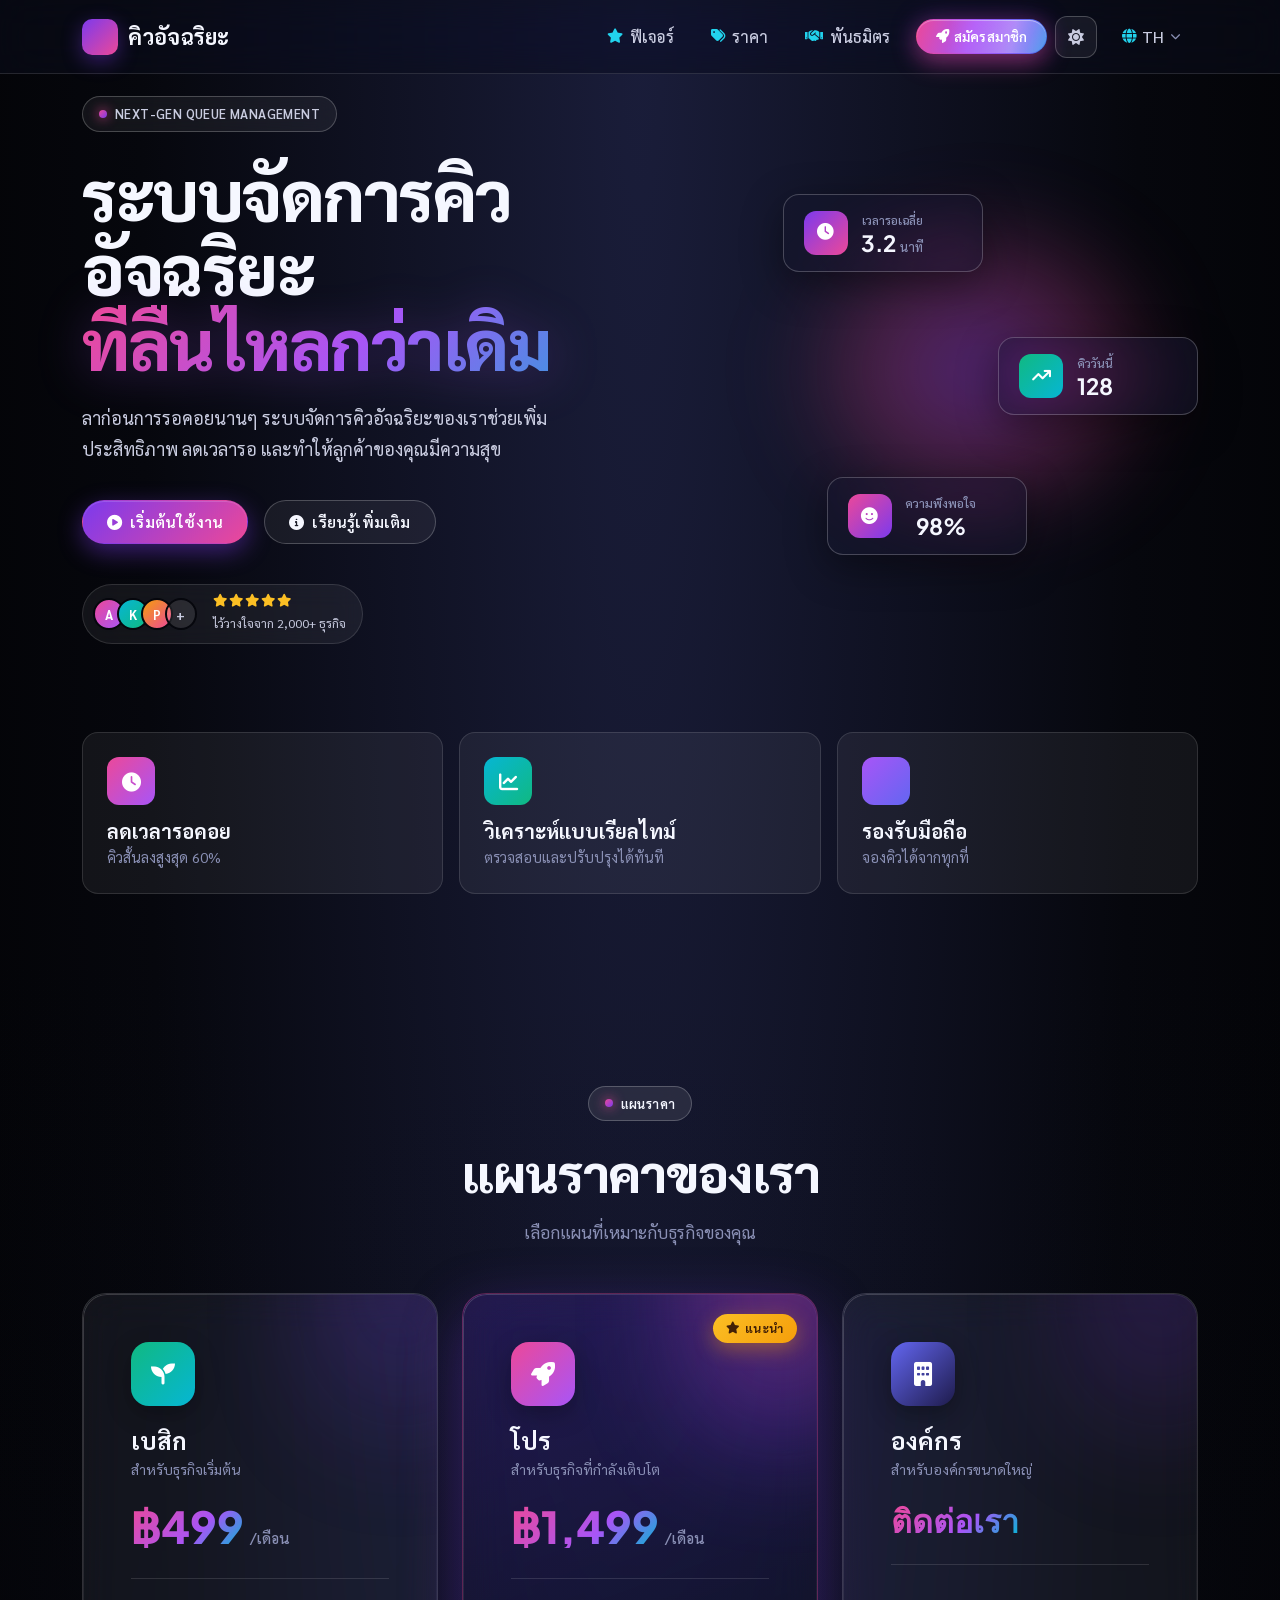
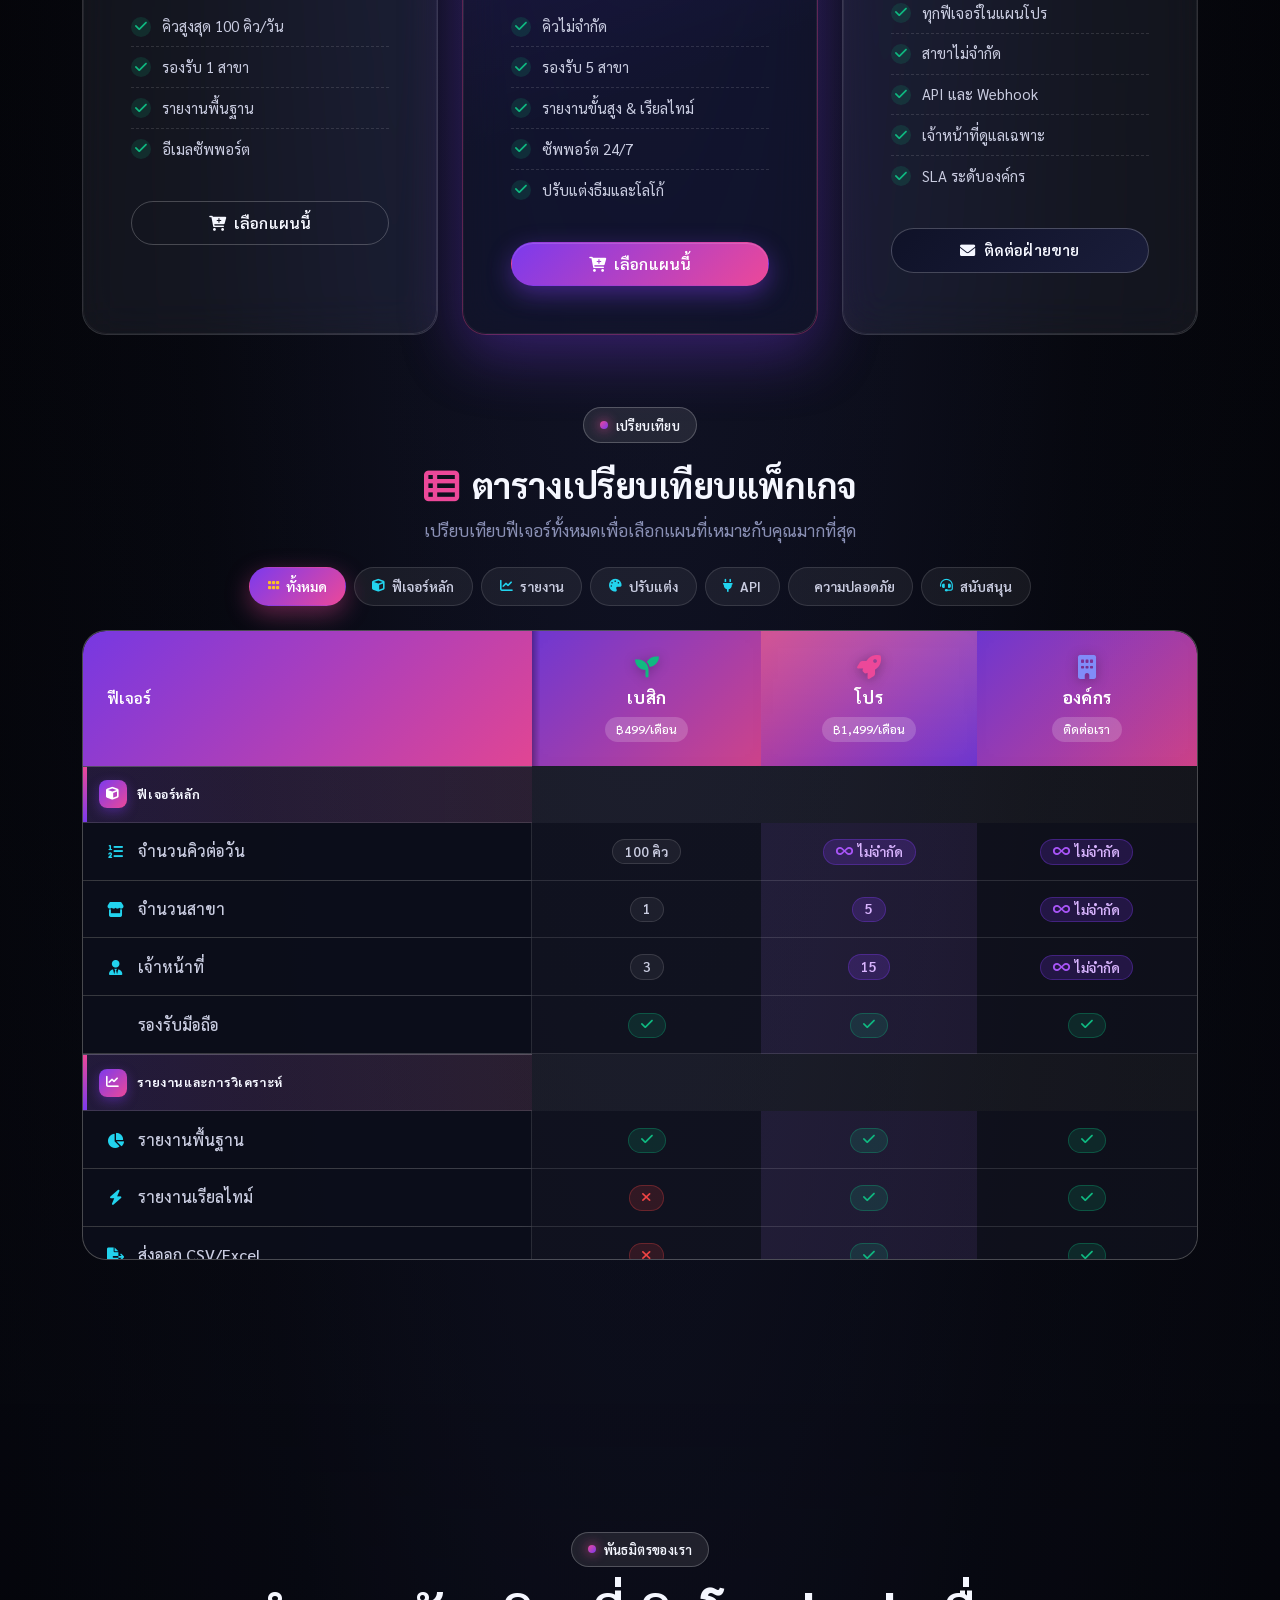
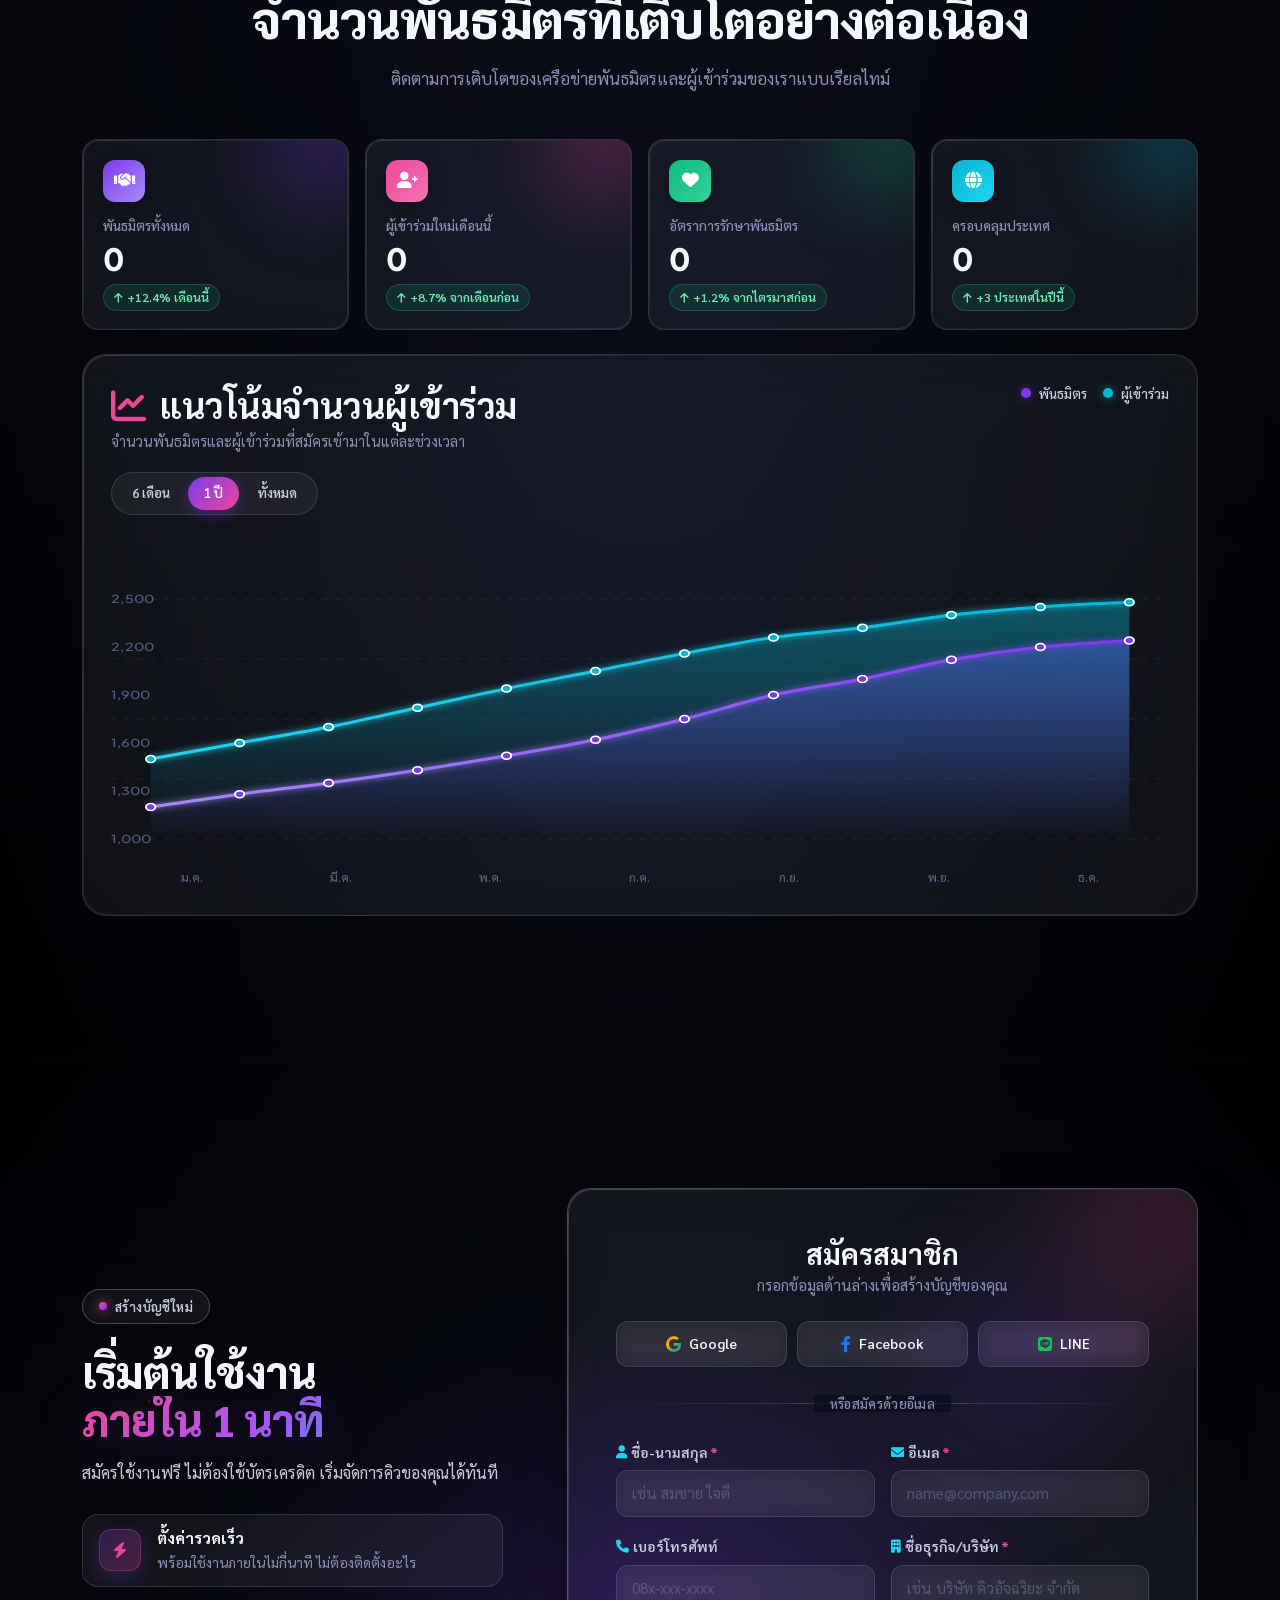
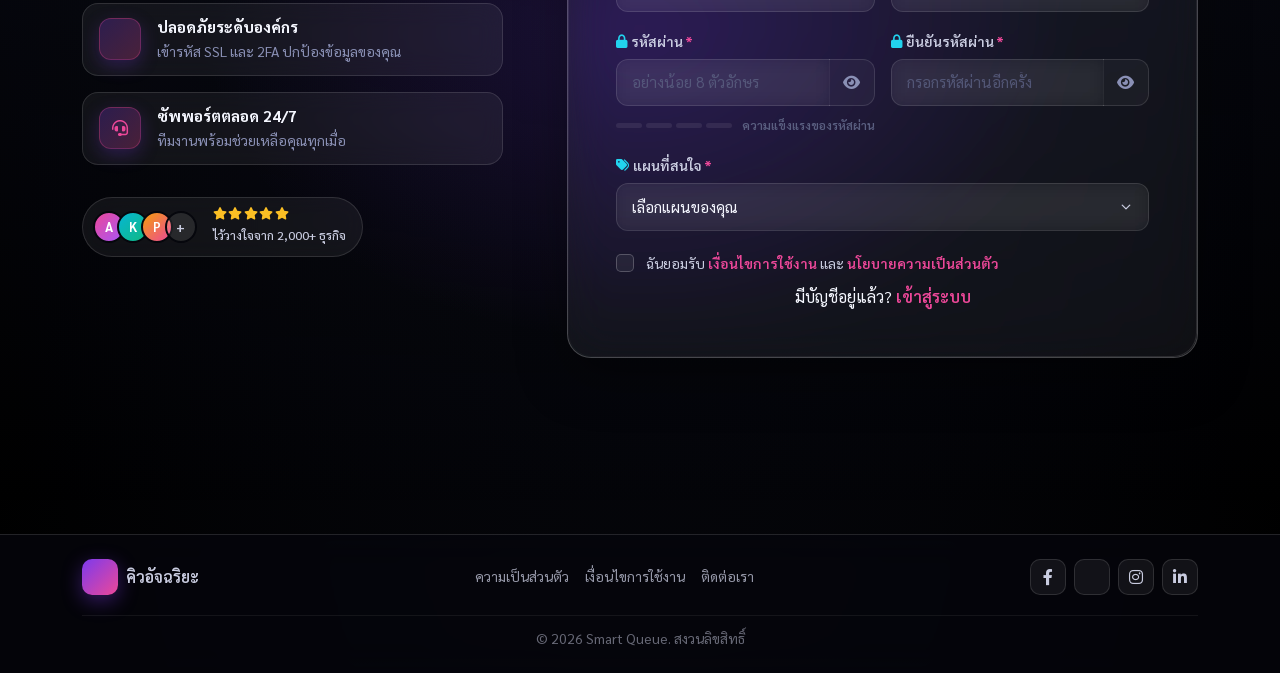
<file: index.html>
<!DOCTYPE html>
<html lang="th">

<head>
    <meta charset="utf-8">
    <meta name="viewport" content="width=device-width, initial-scale=1.0">
    <title>Landing Page — Aurora Glass</title>

    <link rel="stylesheet" href="https://cdnjs.cloudflare.com/ajax/libs/font-awesome/6.0.0-beta3/css/all.min.css">
    <link rel="stylesheet" href="https://cdnjs.cloudflare.com/ajax/libs/animate.css/4.1.1/animate.min.css">

    <!-- Google Fonts -->
    <link rel="preconnect" href="https://fonts.googleapis.com">
    <link rel="preconnect" href="https://fonts.gstatic.com" crossorigin>
    <link
        href="https://fonts.googleapis.com/css2?family=Sarabun:ital,wght@0,100;0,200;0,300;0,400;0,500;0,600;0,700;0,800;1,100;1,200;1,300;1,400;1,500;1,600;1,700;1,800&family=Plus+Jakarta+Sans:wght@500;600;700;800&display=swap"
        rel="stylesheet">

    <!-- Bootstrap -->
    <link href="https://cdn.jsdelivr.net/npm/bootstrap@5.3.8/dist/css/bootstrap.min.css" rel="stylesheet"
        integrity="sha384-sRIl4kxILFvY47J16cr9ZwB07vP4J8+LH7qKQnuqkuIAvNWLzeN8tE5YBujZqJLB" crossorigin="anonymous">

    <link rel="stylesheet" href="./styles.css">

    <script>
        // Apply theme as early as possible to avoid flash of unstyled content.
        (function () {
            try {
                var stored = localStorage.getItem('preferred-theme');
                var theme = (stored === 'light' || stored === 'dark') ? stored : 'dark';
                document.documentElement.setAttribute('data-theme', theme);
            } catch (e) {
                document.documentElement.setAttribute('data-theme', 'dark');
            }
        })();
    </script>
</head>

<body class="aurora-body">

    <!-- Aurora background layers (animated gradient blobs) -->
    <div class="aurora-bg" aria-hidden="true">
        <div class="aurora-blob aurora-blob-1"></div>
        <div class="aurora-blob aurora-blob-2"></div>
        <div class="aurora-blob aurora-blob-3"></div>
        <div class="aurora-blob aurora-blob-4"></div>
        <div class="aurora-noise"></div>
    </div>

    <!-- ================= NAVBAR ================= -->
    <nav class="navbar navbar-expand-lg aurora-navbar fixed-top">
        <div class="aurora-navbar-pill">
            <div class="container">
                <a class="navbar-brand aurora-brand" href="#">
                    <span class="brand-mark"><i class="fas fa-users-line"></i></span>
                    <span data-i18n data-th="คิวอัจฉริยะ" data-en="Smart Queue">คิวอัจฉริยะ</span>
                </a>

                <!-- Utility actions: theme toggle + language switcher.
                     Placed BEFORE the navbar-toggler so they stay visible
                     in the navbar header (on both mobile and desktop)
                     without needing to open the collapse menu. -->
                <div class="navbar-utility d-flex align-items-center">
                    <button type="button" id="themeToggle" class="theme-toggle"
                        aria-label="Toggle color theme" aria-pressed="false"
                        title="Toggle theme">
                        <i class="fas fa-sun theme-icon-sun" aria-hidden="true"></i>
                        <i class="fas fa-moon theme-icon-moon" aria-hidden="true"></i>
                    </button>
                    <div class="dropdown lang-switcher">
                        <a class="nav-link aurora-nav-link aurora-lang-toggle" href="#" id="langDropdown" role="button"
                            data-bs-toggle="dropdown" aria-expanded="false" aria-label="Language switcher">
                            <i class="fas fa-globe"></i>
                            <span id="currentLangLabel">TH</span>
                            <i class="fas fa-chevron-down lang-caret"></i>
                        </a>
                        <ul class="dropdown-menu aurora-dropdown dropdown-menu-end" aria-labelledby="langDropdown">
                            <li>
                                <a class="dropdown-item lang-switch" href="#" data-lang="th">
                                    <span class="flag">🇹🇭</span> ภาษาไทย
                                </a>
                            </li>
                            <li>
                                <a class="dropdown-item lang-switch" href="#" data-lang="en">
                                    <span class="flag">🇬🇧</span> English
                                </a>
                            </li>
                        </ul>
                    </div>
                </div>

                <button class="navbar-toggler aurora-toggler" type="button" data-bs-toggle="collapse"
                    data-bs-target="#navbarNav" aria-controls="navbarNav" aria-expanded="false"
                    aria-label="Toggle navigation">
                    <span class="navbar-toggler-icon"></span>
                </button>
                <div class="collapse navbar-collapse" id="navbarNav">
                    <ul class="navbar-nav ms-auto align-items-lg-center">
                        <li class="nav-item">
                            <a class="nav-link aurora-nav-link" href="#features">
                                <i class="fas fa-star"></i>
                                <span data-i18n data-th="ฟีเจอร์" data-en="Features">ฟีเจอร์</span>
                            </a>
                        </li>
                        <li class="nav-item">
                            <a class="nav-link aurora-nav-link" href="#pricing">
                                <i class="fas fa-tags"></i>
                                <span data-i18n data-th="ราคา" data-en="Pricing">ราคา</span>
                            </a>
                        </li>
                        <li class="nav-item">
                            <a class="nav-link aurora-nav-link" href="#partners">
                                <i class="fas fa-handshake"></i>
                                <span data-i18n data-th="พันธมิตร" data-en="Partners">พันธมิตร</span>
                            </a>
                        </li>
                        <li class="nav-item ms-lg-2">
                            <a class="btn aurora-btn aurora-btn-rainbow aurora-btn-sm" href="#register">
                                <i class="fas fa-rocket me-1"></i>
                                <span data-i18n data-th="สมัครสมาชิก" data-en="Sign up">สมัครสมาชิก</span>
                            </a>
                        </li>
                    </ul>
                </div>
            </div>
        </div>
    </nav>

    <!-- ================= HERO ================= -->
    <section class="aurora-hero">
        <div class="container hero-container">
            <div class="row align-items-center justify-content-center g-5">
                <div class="col-lg-7 text-lg-start text-center">
                    <span class="hero-eyebrow animate__animated animate__fadeInDown">
                        <span class="eyebrow-dot"></span>
                        <span data-i18n data-th="Next-Gen Queue Management"
                            data-en="Next-Gen Queue Management">Next-Gen Queue Management</span>
                    </span>
                    <h1 class="hero-title animate__animated animate__fadeInDown">
                        <span data-i18n data-th="ระบบจัดการคิวอัจฉริยะ"
                            data-en="Smart Queue System">ระบบจัดการคิวอัจฉริยะ</span>
                        <span class="hero-title-gradient" data-i18n data-th="ที่ลื่นไหลกว่าเดิม"
                            data-en="made fluid.">ที่ลื่นไหลกว่าเดิม</span>
                    </h1>
                    <p class="hero-lead animate__animated animate__fadeInUp animate__delay-1s">
                        <span data-i18n
                            data-th="ลาก่อนการรอคอยนานๆ ระบบจัดการคิวอัจฉริยะของเราช่วยเพิ่มประสิทธิภาพ ลดเวลารอ และทำให้ลูกค้าของคุณมีความสุข"
                            data-en="Say goodbye to long waits. Our intelligent queue management system streamlines your flow, reduces wait times, and keeps your customers happy.">ลาก่อนการรอคอยนานๆ
                            ระบบจัดการคิวอัจฉริยะของเราช่วยเพิ่มประสิทธิภาพ ลดเวลารอ
                            และทำให้ลูกค้าของคุณมีความสุข</span>
                    </p>
                    <div
                        class="d-flex justify-content-lg-start justify-content-center gap-3 hero-cta animate__animated animate__fadeInUp animate__delay-2s">
                        <a href="#features" class="btn aurora-btn aurora-btn-primary aurora-btn-glow">
                            <i class="fas fa-play-circle me-2"></i>
                            <span data-i18n data-th="เริ่มต้นใช้งาน" data-en="Get Started">เริ่มต้นใช้งาน</span>
                        </a>
                        <a href="#pricing" class="btn aurora-btn aurora-btn-ghost">
                            <i class="fas fa-info-circle me-2"></i>
                            <span data-i18n data-th="เรียนรู้เพิ่มเติม" data-en="Learn More">เรียนรู้เพิ่มเติม</span>
                        </a>
                    </div>

                    <div class="hero-trust animate__animated animate__fadeIn animate__delay-3s">
                        <div class="trust-avatars">
                            <span class="avatar a1">A</span>
                            <span class="avatar a2">K</span>
                            <span class="avatar a3">P</span>
                            <span class="avatar a4">+</span>
                        </div>
                        <div class="trust-text">
                            <div class="trust-stars">
                                <i class="fas fa-star"></i><i class="fas fa-star"></i><i
                                    class="fas fa-star"></i><i class="fas fa-star"></i><i class="fas fa-star"></i>
                            </div>
                            <small data-i18n data-th="ไว้วางใจจาก 2,000+ ธุรกิจ"
                                data-en="Trusted by 2,000+ businesses">ไว้วางใจจาก 2,000+ ธุรกิจ</small>
                        </div>
                    </div>
                </div>

                <div class="col-lg-5 text-center animate__animated animate__fadeIn animate__delay-2s">
                    <div class="hero-visual">
                        <div class="hero-glow"></div>
                        <div class="hero-card-stack">
                            <div class="floating-card fc-1">
                                <div class="fc-icon"><i class="fas fa-clock"></i></div>
                                <div>
                                    <div class="fc-label" data-i18n data-th="เวลารอเฉลี่ย"
                                        data-en="Avg. wait time">เวลารอเฉลี่ย</div>
                                    <div class="fc-value">3.2 <small>นาที</small></div>
                                </div>
                            </div>
                            <div class="floating-card fc-2">
                                <div class="fc-icon green"><i class="fas fa-arrow-trend-up"></i></div>
                                <div>
                                    <div class="fc-label" data-i18n data-th="คิววันนี้"
                                        data-en="Today's queue">คิววันนี้</div>
                                    <div class="fc-value">128</div>
                                </div>
                            </div>
                            <div class="floating-card fc-3">
                                <div class="fc-icon purple"><i class="fas fa-face-smile"></i></div>
                                <div>
                                    <div class="fc-label" data-i18n data-th="ความพึงพอใจ"
                                        data-en="Satisfaction">ความพึงพอใจ</div>
                                    <div class="fc-value">98%</div>
                                </div>
                            </div>
                        </div>
                    </div>
                </div>
            </div>

            <!-- Features highlight row -->
            <div id="features" class="row mt-5 pt-4 g-3 animate__animated animate__fadeIn animate__delay-3s">
                <div class="col-md-4">
                    <div class="aurora-feature-tile">
                        <div class="tile-icon tile-1"><i class="fas fa-clock"></i></div>
                        <h5 class="fw-bold mb-1"><span data-i18n data-th="ลดเวลารอคอย"
                            data-en="Reduce Wait Time">ลดเวลารอคอย</span></h5>
                        <p class="mb-0"><span data-i18n data-th="คิวสั้นลงสูงสุด 60%"
                            data-en="Up to 60% shorter queues">คิวสั้นลงสูงสุด 60%</span></p>
                    </div>
                </div>
                <div class="col-md-4">
                    <div class="aurora-feature-tile">
                        <div class="tile-icon tile-2"><i class="fas fa-chart-line"></i></div>
                        <h5 class="fw-bold mb-1"><span data-i18n data-th="วิเคราะห์แบบเรียลไทม์"
                            data-en="Real-Time Analytics">วิเคราะห์แบบเรียลไทม์</span></h5>
                        <p class="mb-0"><span data-i18n data-th="ตรวจสอบและปรับปรุงได้ทันที"
                            data-en="Monitor and optimize instantly">ตรวจสอบและปรับปรุงได้ทันที</span></p>
                    </div>
                </div>
                <div class="col-md-4">
                    <div class="aurora-feature-tile">
                        <div class="tile-icon tile-3"><i class="fas fa-mobile-screen"></i></div>
                        <h5 class="fw-bold mb-1"><span data-i18n data-th="รองรับมือถือ"
                            data-en="Mobile Ready">รองรับมือถือ</span></h5>
                        <p class="mb-0"><span data-i18n data-th="จองคิวได้จากทุกที่"
                            data-en="Join queues from anywhere">จองคิวได้จากทุกที่</span></p>
                    </div>
                </div>
            </div>
        </div>
    </section>

    <!-- ================= PRICING ================= -->
    <section id="pricing" class="aurora-pricing">
        <div class="container py-5">
            <div class="text-center mb-5 pricing-header">
                <span class="hero-eyebrow eyebrow-dark mx-auto">
                    <span class="eyebrow-dot"></span>
                    <span data-i18n data-th="แผนราคา" data-en="Pricing">แผนราคา</span>
                </span>
                <h2 class="section-title">
                    <span data-i18n data-th="แผนราคาของเรา" data-en="Our Pricing Plans">แผนราคาของเรา</span>
                </h2>
                <p class="section-sub">
                    <span data-i18n data-th="เลือกแผนที่เหมาะกับธุรกิจของคุณ"
                        data-en="Choose the plan that fits your business">เลือกแผนที่เหมาะกับธุรกิจของคุณ</span>
                </p>
            </div>

            <div class="row g-4 justify-content-center">
                <!-- Basic -->
                <div class="col-lg-4 col-md-6">
                    <div class="glass-pricing-card animate__animated animate__fadeInUp">
                        <div class="card-glow"></div>
                        <div class="card-body p-5">
                            <div class="pricing-icon-wrap icon-1">
                                <i class="fas fa-seedling"></i>
                            </div>
                            <h4 class="fw-bold mb-1"><span data-i18n data-th="เบสิก" data-en="Basic">เบสิก</span></h4>
                            <p class="plan-tag" data-i18n data-th="สำหรับธุรกิจเริ่มต้น"
                                data-en="For starter businesses">สำหรับธุรกิจเริ่มต้น</p>
                            <div class="pricing-price">
                                <span class="price-amount">฿499</span>
                                <span class="price-period">/<span data-i18n data-th="เดือน"
                                    data-en="month">เดือน</span></span>
                            </div>
                            <ul class="plan-features">
                                <li><i class="fas fa-check"></i> <span data-i18n data-th="คิวสูงสุด 100 คิว/วัน"
                                    data-en="Up to 100 queues/day">คิวสูงสุด 100 คิว/วัน</span></li>
                                <li><i class="fas fa-check"></i> <span data-i18n data-th="รองรับ 1 สาขา"
                                    data-en="1 branch support">รองรับ 10 สาขา</span></li>
                                <li><i class="fas fa-check"></i> <span data-i18n data-th="รายงานพื้นฐาน"
                                    data-en="Basic reports">รายงานพื้นฐาน</span></li>
                                <li><i class="fas fa-check"></i> <span data-i18n data-th="อีเมลซัพพอร์ต"
                                    data-en="Email support">อีเมลซัพพอร์ต</span></li>
                            </ul>
                            <a href="#contact" class="btn aurora-btn aurora-btn-outline w-100">
                                <i class="fas fa-cart-plus me-2"></i>
                                <span data-i18n data-th="เลือกแผนนี้" data-en="Choose Plan">เลือกแผนนี้</span>
                            </a>
                        </div>
                    </div>
                </div>

                <!-- Pro -->
                <div class="col-lg-4 col-md-6">
                    <div
                        class="glass-pricing-card glass-pricing-pro animate__animated animate__fadeInUp animate__delay-1s">
                        <div class="card-glow pro-glow"></div>
                        <span class="popular-badge">
                            <i class="fas fa-star me-1"></i>
                            <span data-i18n data-th="แนะนำ" data-en="Popular">แนะนำ</span>
                        </span>
                        <div class="card-body p-5">
                            <div class="pricing-icon-wrap icon-2">
                                <i class="fas fa-rocket"></i>
                            </div>
                            <h4 class="fw-bold mb-1"><span data-i18n data-th="โปร" data-en="Pro">โปร</span></h4>
                            <p class="plan-tag" data-i18n data-th="สำหรับธุรกิจที่กำลังเติบโต"
                                data-en="For growing businesses">สำหรับธุรกิจที่กำลังเติบโต</p>
                            <div class="pricing-price">
                                <span class="price-amount">฿1,499</span>
                                <span class="price-period">/<span data-i18n data-th="เดือน"
                                    data-en="month">เดือน</span></span>
                            </div>
                            <ul class="plan-features">
                                <li><i class="fas fa-check"></i> <span data-i18n data-th="คิวไม่จำกัด"
                                    data-en="Unlimited queues">คิวไม่จำกัด</span></li>
                                <li><i class="fas fa-check"></i> <span data-i18n data-th="รองรับ 5 สาขา"
                                    data-en="Up to 5 branches">รองรับ 5 สาขา</span></li>
                                <li><i class="fas fa-check"></i> <span data-i18n
                                    data-th="รายงานขั้นสูง & เรียลไทม์"
                                    data-en="Advanced real-time reports">รายงานขั้นสูง & เรียลไทม์</span></li>
                                <li><i class="fas fa-check"></i> <span data-i18n data-th="ซัพพอร์ต 24/7"
                                    data-en="24/7 support">ซัพพอร์ต 24/7</span></li>
                                <li><i class="fas fa-check"></i> <span data-i18n data-th="ปรับแต่งธีมและโลโก้"
                                    data-en="Custom theme & logo">ปรับแต่งธีมและโลโก้</span></li>
                            </ul>
                            <a href="#contact" class="btn aurora-btn aurora-btn-primary aurora-btn-glow w-100">
                                <i class="fas fa-cart-plus me-2"></i>
                                <span data-i18n data-th="เลือกแผนนี้" data-en="Choose Plan">เลือกแผนนี้</span>
                            </a>
                        </div>
                    </div>
                </div>

                <!-- Enterprise -->
                <div class="col-lg-4 col-md-6">
                    <div class="glass-pricing-card animate__animated animate__fadeInUp animate__delay-2s">
                        <div class="card-glow"></div>
                        <div class="card-body p-5">
                            <div class="pricing-icon-wrap icon-3">
                                <i class="fas fa-building"></i>
                            </div>
                            <h4 class="fw-bold mb-1"><span data-i18n data-th="องค์กร" data-en="Enterprise">องค์กร</span>
                            </h4>
                            <p class="plan-tag" data-i18n data-th="สำหรับองค์กรขนาดใหญ่"
                                data-en="For large organizations">สำหรับองค์กรขนาดใหญ่</p>
                            <div class="pricing-price">
                                <span class="price-amount price-text" data-i18n data-th="ติดต่อเรา"
                                    data-en="Contact us">ติดต่อเรา</span>
                            </div>
                            <ul class="plan-features">
                                <li><i class="fas fa-check"></i> <span data-i18n data-th="ทุกฟีเจอร์ในแผนโปร"
                                    data-en="All Pro features">ทุกฟีเจอร์ในแผนโปร</span></li>
                                <li><i class="fas fa-check"></i> <span data-i18n data-th="สาขาไม่จำกัด"
                                    data-en="Unlimited branches">สาขาไม่จำกัด</span></li>
                                <li><i class="fas fa-check"></i> <span data-i18n data-th="API และ Webhook"
                                    data-en="API & Webhooks">API และ Webhook</span></li>
                                <li><i class="fas fa-check"></i> <span data-i18n data-th="เจ้าหน้าที่ดูแลเฉพาะ"
                                    data-en="Dedicated account manager">เจ้าหน้าที่ดูแลเฉพาะ</span></li>
                                <li><i class="fas fa-check"></i> <span data-i18n data-th="SLA ระดับองค์กร"
                                    data-en="Enterprise SLA">SLA ระดับองค์กร</span></li>
                            </ul>
                            <a href="#contact" class="btn aurora-btn aurora-btn-dark w-100">
                                <i class="fas fa-envelope me-2"></i>
                                <span data-i18n data-th="ติดต่อฝ่ายขาย" data-en="Contact Sales">ติดต่อฝ่ายขาย</span>
                            </a>
                        </div>
                    </div>
                </div>
            </div>

            <!-- ===== Comparison Table ===== -->
            <div class="comparison-wrapper mt-5 pt-4 animate__animated animate__fadeInUp">
                <div class="text-center mb-4 pricing-header">
                    <span class="hero-eyebrow eyebrow-dark mx-auto">
                        <span class="eyebrow-dot"></span>
                        <span data-i18n data-th="เปรียบเทียบ" data-en="Compare">เปรียบเทียบ</span>
                    </span>
                    <h3 class="section-title-sm">
                        <i class="fas fa-table-list me-2"></i>
                        <span data-i18n data-th="ตารางเปรียบเทียบแพ็กเกจ"
                            data-en="Package Comparison Table">ตารางเปรียบเทียบแพ็กเกจ</span>
                    </h3>
                    <p class="section-sub">
                        <span data-i18n
                            data-th="เปรียบเทียบฟีเจอร์ทั้งหมดเพื่อเลือกแผนที่เหมาะกับคุณมากที่สุด"
                            data-en="Compare all features side-by-side to pick the plan that fits you best">เปรียบเทียบฟีเจอร์ทั้งหมดเพื่อเลือกแผนที่เหมาะกับคุณมากที่สุด</span>
                    </p>
                </div>

                <ul class="nav nav-pills justify-content-center flex-wrap gap-2 comparison-filter mb-4"
                    id="comparisonFilter" role="tablist">
                    <li class="nav-item" role="presentation">
                        <button class="nav-link active" data-filter="all" type="button" role="tab">
                            <i class="fas fa-grip-horizontal"></i>
                            <span data-i18n data-th="ทั้งหมด" data-en="All">ทั้งหมด</span>
                        </button>
                    </li>
                    <li class="nav-item" role="presentation">
                        <button class="nav-link" data-filter="core" type="button" role="tab">
                            <i class="fas fa-cube"></i>
                            <span data-i18n data-th="ฟีเจอร์หลัก" data-en="Core">ฟีเจอร์หลัก</span>
                        </button>
                    </li>
                    <li class="nav-item" role="presentation">
                        <button class="nav-link" data-filter="reports" type="button" role="tab">
                            <i class="fas fa-chart-line"></i>
                            <span data-i18n data-th="รายงาน" data-en="Reports">รายงาน</span>
                        </button>
                    </li>
                    <li class="nav-item" role="presentation">
                        <button class="nav-link" data-filter="custom" type="button" role="tab">
                            <i class="fas fa-palette"></i>
                            <span data-i18n data-th="ปรับแต่ง" data-en="Customize">ปรับแต่ง</span>
                        </button>
                    </li>
                    <li class="nav-item" role="presentation">
                        <button class="nav-link" data-filter="api" type="button" role="tab">
                            <i class="fas fa-plug"></i>
                            <span data-i18n data-th="API" data-en="API">API</span>
                        </button>
                    </li>
                    <li class="nav-item" role="presentation">
                        <button class="nav-link" data-filter="security" type="button" role="tab">
                            <i class="fas fa-shield-halved"></i>
                            <span data-i18n data-th="ความปลอดภัย" data-en="Security">ความปลอดภัย</span>
                        </button>
                    </li>
                    <li class="nav-item" role="presentation">
                        <button class="nav-link" data-filter="support" type="button" role="tab">
                            <i class="fas fa-headset"></i>
                            <span data-i18n data-th="สนับสนุน" data-en="Support">สนับสนุน</span>
                        </button>
                    </li>
                </ul>

                <div class="comparison-table-scroll glass-comparison">
                    <table class="table align-middle mb-0 comparison-table">
                        <thead>
                            <tr class="text-white text-center">
                                <th scope="col" class="text-start ps-4 feature-col">
                                    <span data-i18n data-th="ฟีเจอร์" data-en="Feature">ฟีเจอร์</span>
                                </th>
                                <th scope="col" class="plan-col">
                                    <div class="plan-header">
                                        <i class="fas fa-seedling plan-icon plan-icon-1"></i>
                                        <span class="plan-name" data-i18n data-th="เบสิก" data-en="Basic">เบสิก</span>
                                        <span class="plan-price">฿499/<span data-i18n data-th="เดือน"
                                            data-en="mo">เดือน</span></span>
                                    </div>
                                </th>
                                <th scope="col" class="plan-col plan-col-pro">
                                    <div class="plan-header">
                                        <i class="fas fa-rocket plan-icon plan-icon-2"></i>
                                        <span class="plan-name" data-i18n data-th="โปร" data-en="Pro">โปร</span>
                                        <span class="plan-price">฿1,499/<span data-i18n data-th="เดือน"
                                            data-en="mo">เดือน</span></span>
                                    </div>
                                </th>
                                <th scope="col" class="plan-col">
                                    <div class="plan-header">
                                        <i class="fas fa-building plan-icon plan-icon-3"></i>
                                        <span class="plan-name" data-i18n data-th="องค์กร"
                                            data-en="Enterprise">องค์กร</span>
                                        <span class="plan-price" data-i18n data-th="ติดต่อเรา"
                                            data-en="Contact us">ติดต่อเรา</span>
                                    </div>
                                </th>
                            </tr>
                        </thead>
                        <tbody>
                            <!-- Core -->
                            <tr class="category-row" data-category="core">
                                <td colspan="4" class="category-cell">
                                    <i class="fas fa-cube category-badge"></i>
                                    <span data-i18n data-th="ฟีเจอร์หลัก" data-en="Core Features">ฟีเจอร์หลัก</span>
                                </td>
                            </tr>
                            <tr data-category="core">
                                <td class="ps-4 feature-cell">
                                    <i class="fas fa-list-ol"></i>
                                    <span data-i18n data-th="จำนวนคิวต่อวัน" data-en="Daily queue limit">จำนวนคิวต่อวัน</span>
                                </td>
                                <td class="text-center"><span class="value-pill value-neutral"><span data-i18n
                                            data-th="100 คิว" data-en="100 queues">100 คิว</span></span></td>
                                <td class="text-center plan-col-pro"><span class="value-pill value-primary"><i
                                            class="fas fa-infinity"></i> <span data-i18n data-th="ไม่จำกัด"
                                            data-en="Unlimited">ไม่จำกัด</span></span></td>
                                <td class="text-center"><span class="value-pill value-primary"><i
                                            class="fas fa-infinity"></i> <span data-i18n data-th="ไม่จำกัด"
                                            data-en="Unlimited">ไม่จำกัด</span></span></td>
                            </tr>
                            <tr data-category="core">
                                <td class="ps-4 feature-cell">
                                    <i class="fas fa-store"></i>
                                    <span data-i18n data-th="จำนวนสาขา" data-en="Branches">จำนวนสาขา</span>
                                </td>
                                <td class="text-center"><span class="value-pill value-neutral">1</span></td>
                                <td class="text-center plan-col-pro"><span class="value-pill value-primary">5</span>
                                </td>
                                <td class="text-center"><span class="value-pill value-primary"><i
                                            class="fas fa-infinity"></i> <span data-i18n data-th="ไม่จำกัด"
                                            data-en="Unlimited">ไม่จำกัด</span></span></td>
                            </tr>
                            <tr data-category="core">
                                <td class="ps-4 feature-cell">
                                    <i class="fas fa-user-tie"></i>
                                    <span data-i18n data-th="เจ้าหน้าที่" data-en="Staff accounts">เจ้าหน้าที่</span>
                                </td>
                                <td class="text-center"><span class="value-pill value-neutral">3</span></td>
                                <td class="text-center plan-col-pro"><span class="value-pill value-primary">15</span>
                                </td>
                                <td class="text-center"><span class="value-pill value-primary"><i
                                            class="fas fa-infinity"></i> <span data-i18n data-th="ไม่จำกัด"
                                            data-en="Unlimited">ไม่จำกัด</span></span></td>
                            </tr>
                            <tr data-category="core">
                                <td class="ps-4 feature-cell">
                                    <i class="fas fa-mobile-screen"></i>
                                    <span data-i18n data-th="รองรับมือถือ" data-en="Mobile ready">รองรับมือถือ</span>
                                </td>
                                <td class="text-center"><span class="value-pill value-success"><i
                                            class="fas fa-check"></i></span></td>
                                <td class="text-center plan-col-pro"><span class="value-pill value-success"><i
                                            class="fas fa-check"></i></span></td>
                                <td class="text-center"><span class="value-pill value-success"><i
                                            class="fas fa-check"></i></span></td>
                            </tr>

                            <!-- Reports -->
                            <tr class="category-row" data-category="reports">
                                <td colspan="4" class="category-cell">
                                    <i class="fas fa-chart-line category-badge"></i>
                                    <span data-i18n data-th="รายงานและการวิเคราะห์"
                                        data-en="Reports & Analytics">รายงานและการวิเคราะห์</span>
                                </td>
                            </tr>
                            <tr data-category="reports">
                                <td class="ps-4 feature-cell">
                                    <i class="fas fa-chart-pie"></i>
                                    <span data-i18n data-th="รายงานพื้นฐาน" data-en="Basic reports">รายงานพื้นฐาน</span>
                                </td>
                                <td class="text-center"><span class="value-pill value-success"><i
                                            class="fas fa-check"></i></span></td>
                                <td class="text-center plan-col-pro"><span class="value-pill value-success"><i
                                            class="fas fa-check"></i></span></td>
                                <td class="text-center"><span class="value-pill value-success"><i
                                            class="fas fa-check"></i></span></td>
                            </tr>
                            <tr data-category="reports">
                                <td class="ps-4 feature-cell">
                                    <i class="fas fa-bolt"></i>
                                    <span data-i18n data-th="รายงานเรียลไทม์" data-en="Real-time reports">รายงานเรียลไทม์</span>
                                </td>
                                <td class="text-center"><span class="value-pill value-danger"><i
                                            class="fas fa-xmark"></i></span></td>
                                <td class="text-center plan-col-pro"><span class="value-pill value-success"><i
                                            class="fas fa-check"></i></span></td>
                                <td class="text-center"><span class="value-pill value-success"><i
                                            class="fas fa-check"></i></span></td>
                            </tr>
                            <tr data-category="reports">
                                <td class="ps-4 feature-cell">
                                    <i class="fas fa-file-export"></i>
                                    <span data-i18n data-th="ส่งออก CSV/Excel" data-en="Export CSV/Excel">ส่งออก CSV/Excel</span>
                                </td>
                                <td class="text-center"><span class="value-pill value-danger"><i
                                            class="fas fa-xmark"></i></span></td>
                                <td class="text-center plan-col-pro"><span class="value-pill value-success"><i
                                            class="fas fa-check"></i></span></td>
                                <td class="text-center"><span class="value-pill value-success"><i
                                            class="fas fa-check"></i></span></td>
                            </tr>
                            <tr data-category="reports">
                                <td class="ps-4 feature-cell">
                                    <i class="fas fa-brain"></i>
                                    <span data-i18n data-th="AI insights" data-en="AI insights">AI insights</span>
                                </td>
                                <td class="text-center"><span class="value-pill value-danger"><i
                                            class="fas fa-xmark"></i></span></td>
                                <td class="text-center plan-col-pro"><span class="value-pill value-success"><i
                                            class="fas fa-check"></i></span></td>
                                <td class="text-center"><span class="value-pill value-success"><i
                                            class="fas fa-check"></i></span></td>
                            </tr>

                            <!-- Customization -->
                            <tr class="category-row" data-category="custom">
                                <td colspan="4" class="category-cell">
                                    <i class="fas fa-palette category-badge"></i>
                                    <span data-i18n data-th="การปรับแต่ง" data-en="Customization">การปรับแต่ง</span>
                                </td>
                            </tr>
                            <tr data-category="custom">
                                <td class="ps-4 feature-cell">
                                    <i class="fas fa-paint-roller"></i>
                                    <span data-i18n data-th="ปรับแต่งธีมและโลโก้" data-en="Custom theme & logo">ปรับแต่งธีมและโลโก้</span>
                                </td>
                                <td class="text-center"><span class="value-pill value-danger"><i
                                            class="fas fa-xmark"></i></span></td>
                                <td class="text-center plan-col-pro"><span class="value-pill value-success"><i
                                            class="fas fa-check"></i></span></td>
                                <td class="text-center"><span class="value-pill value-success"><i
                                            class="fas fa-check"></i></span></td>
                            </tr>
                            <tr data-category="custom">
                                <td class="ps-4 feature-cell">
                                    <i class="fas fa-language"></i>
                                    <span data-i18n data-th="จำนวนภาษา" data-en="Languages">จำนวนภาษา</span>
                                </td>
                                <td class="text-center"><span class="value-pill value-neutral"><span data-i18n
                                            data-th="2 ภาษา" data-en="2 languages">2 ภาษา</span></span></td>
                                <td class="text-center plan-col-pro"><span class="value-pill value-primary"><span
                                            data-i18n data-th="5 ภาษา" data-en="5 languages">5 ภาษา</span></span></td>
                                <td class="text-center"><span class="value-pill value-primary"><span data-i18n
                                            data-th="ไม่จำกัด" data-en="Unlimited">ไม่จำกัด</span></span></td>
                            </tr>

                            <!-- API -->
                            <tr class="category-row" data-category="api">
                                <td colspan="4" class="category-cell">
                                    <i class="fas fa-plug category-badge"></i>
                                    <span data-i18n data-th="API และการเชื่อมต่อ" data-en="API & Integrations">API และการเชื่อมต่อ</span>
                                </td>
                            </tr>
                            <tr data-category="api">
                                <td class="ps-4 feature-cell">
                                    <i class="fas fa-code"></i>
                                    <span data-i18n data-th="REST API" data-en="REST API">REST API</span>
                                </td>
                                <td class="text-center"><span class="value-pill value-danger"><i
                                            class="fas fa-xmark"></i></span></td>
                                <td class="text-center plan-col-pro"><span class="value-pill value-success"><i
                                            class="fas fa-check"></i></span></td>
                                <td class="text-center"><span class="value-pill value-success"><i
                                            class="fas fa-check"></i></span></td>
                            </tr>
                            <tr data-category="api">
                                <td class="ps-4 feature-cell">
                                    <i class="fas fa-bell"></i>
                                    <span data-i18n data-th="Webhooks" data-en="Webhooks">Webhooks</span>
                                </td>
                                <td class="text-center"><span class="value-pill value-danger"><i
                                            class="fas fa-xmark"></i></span></td>
                                <td class="text-center plan-col-pro"><span class="value-pill value-success"><i
                                            class="fas fa-check"></i></span></td>
                                <td class="text-center"><span class="value-pill value-success"><i
                                            class="fas fa-check"></i></span></td>
                            </tr>
                            <tr data-category="api">
                                <td class="ps-4 feature-cell">
                                    <i class="fas fa-puzzle-piece"></i>
                                    <span data-i18n data-th="Third-party integrations"
                                        data-en="Third-party integrations">Third-party integrations</span>
                                </td>
                                <td class="text-center"><span class="value-pill value-neutral">3</span></td>
                                <td class="text-center plan-col-pro"><span class="value-pill value-primary">15</span>
                                </td>
                                <td class="text-center"><span class="value-pill value-primary"><i
                                            class="fas fa-infinity"></i> <span data-i18n data-th="ไม่จำกัด"
                                            data-en="Unlimited">ไม่จำกัด</span></span></td>
                            </tr>

                            <!-- Security -->
                            <tr class="category-row" data-category="security">
                                <td colspan="4" class="category-cell">
                                    <i class="fas fa-shield-halved category-badge"></i>
                                    <span data-i18n data-th="ความปลอดภัย" data-en="Security">ความปลอดภัย</span>
                                </td>
                            </tr>
                            <tr data-category="security">
                                <td class="ps-4 feature-cell">
                                    <i class="fas fa-lock"></i>
                                    <span data-i18n data-th="SSL Encryption" data-en="SSL Encryption">SSL Encryption</span>
                                </td>
                                <td class="text-center"><span class="value-pill value-success"><i
                                            class="fas fa-check"></i></span></td>
                                <td class="text-center plan-col-pro"><span class="value-pill value-success"><i
                                            class="fas fa-check"></i></span></td>
                                <td class="text-center"><span class="value-pill value-success"><i
                                            class="fas fa-check"></i></span></td>
                            </tr>
                            <tr data-category="security">
                                <td class="ps-4 feature-cell">
                                    <i class="fas fa-key"></i>
                                    <span data-i18n data-th="Two-factor auth" data-en="Two-factor auth">Two-factor auth</span>
                                </td>
                                <td class="text-center"><span class="value-pill value-danger"><i
                                            class="fas fa-xmark"></i></span></td>
                                <td class="text-center plan-col-pro"><span class="value-pill value-success"><i
                                            class="fas fa-check"></i></span></td>
                                <td class="text-center"><span class="value-pill value-success"><i
                                            class="fas fa-check"></i></span></td>
                            </tr>
                            <tr data-category="security">
                                <td class="ps-4 feature-cell">
                                    <i class="fas fa-clock-rotate-left"></i>
                                    <span data-i18n data-th="Audit logs" data-en="Audit logs">Audit logs</span>
                                </td>
                                <td class="text-center"><span class="value-pill value-danger"><i
                                            class="fas fa-xmark"></i></span></td>
                                <td class="text-center plan-col-pro"><span class="value-pill value-success"><i
                                            class="fas fa-check"></i></span></td>
                                <td class="text-center"><span class="value-pill value-success"><i
                                            class="fas fa-check"></i></span></td>
                            </tr>

                            <!-- Support -->
                            <tr class="category-row" data-category="support">
                                <td colspan="4" class="category-cell">
                                    <i class="fas fa-headset category-badge"></i>
                                    <span data-i18n data-th="การสนับสนุน" data-en="Support">การสนับสนุน</span>
                                </td>
                            </tr>
                            <tr data-category="support">
                                <td class="ps-4 feature-cell">
                                    <i class="fas fa-envelope"></i>
                                    <span data-i18n data-th="Email support" data-en="Email support">Email support</span>
                                </td>
                                <td class="text-center"><span class="value-pill value-success"><i
                                            class="fas fa-check"></i></span></td>
                                <td class="text-center plan-col-pro"><span class="value-pill value-success"><i
                                            class="fas fa-check"></i></span></td>
                                <td class="text-center"><span class="value-pill value-success"><i
                                            class="fas fa-check"></i></span></td>
                            </tr>
                            <tr data-category="support">
                                <td class="ps-4 feature-cell">
                                    <i class="fas fa-comments"></i>
                                    <span data-i18n data-th="Live chat" data-en="Live chat">Live chat</span>
                                </td>
                                <td class="text-center"><span class="value-pill value-danger"><i
                                            class="fas fa-xmark"></i></span></td>
                                <td class="text-center plan-col-pro"><span class="value-pill value-success"><i
                                            class="fas fa-check"></i></span></td>
                                <td class="text-center"><span class="value-pill value-success"><i
                                            class="fas fa-check"></i></span></td>
                            </tr>
                            <tr data-category="support">
                                <td class="ps-4 feature-cell">
                                    <i class="fas fa-headset"></i>
                                    <span data-i18n data-th="24/7 phone support" data-en="24/7 phone support">24/7 phone support</span>
                                </td>
                                <td class="text-center"><span class="value-pill value-danger"><i
                                            class="fas fa-xmark"></i></span></td>
                                <td class="text-center plan-col-pro"><span class="value-pill value-danger"><i
                                            class="fas fa-xmark"></i></span></td>
                                <td class="text-center"><span class="value-pill value-success"><i
                                            class="fas fa-check"></i></span></td>
                            </tr>
                            <tr data-category="support">
                                <td class="ps-4 feature-cell">
                                    <i class="fas fa-user-gear"></i>
                                    <span data-i18n data-th="Dedicated account manager"
                                        data-en="Dedicated account manager">Dedicated account manager</span>
                                </td>
                                <td class="text-center"><span class="value-pill value-danger"><i
                                            class="fas fa-xmark"></i></span></td>
                                <td class="text-center plan-col-pro"><span class="value-pill value-danger"><i
                                            class="fas fa-xmark"></i></span></td>
                                <td class="text-center"><span class="value-pill value-success"><i
                                            class="fas fa-check"></i></span></td>
                            </tr>

                            <!-- Action Row -->
                            <tr class="action-row">
                                <td class="ps-4 feature-cell fw-semibold">
                                    <span data-i18n data-th="เลือกแผนของคุณ" data-en="Choose your plan">เลือกแผนของคุณ</span>
                                </td>
                                <td class="text-center">
                                    <a href="#contact" class="btn-compare btn-compare-outline-success">
                                        <i class="fas fa-cart-plus"></i>
                                        <span data-i18n data-th="เลือกเบสิก" data-en="Choose Basic">เลือกเบสิก</span>
                                    </a>
                                </td>
                                <td class="text-center plan-col-pro">
                                    <a href="#contact" class="btn-compare btn-compare-primary">
                                        <i class="fas fa-rocket"></i>
                                        <span data-i18n data-th="เลือกโปร" data-en="Choose Pro">เลือกโปร</span>
                                    </a>
                                </td>
                                <td class="text-center">
                                    <a href="#contact" class="btn-compare btn-compare-dark">
                                        <i class="fas fa-envelope"></i>
                                        <span data-i18n data-th="ติดต่อเรา" data-en="Contact us">ติดต่อเรา</span>
                                    </a>
                                </td>
                            </tr>
                        </tbody>
                    </table>
                </div>
            </div>
        </div>
    </section>

    <!-- ================= PARTNERS / GROWTH ================= -->
    <section id="partners" class="aurora-partners">
        <div class="container py-5">
            <div class="text-center mb-5 pricing-header">
                <span class="hero-eyebrow eyebrow-dark mx-auto">
                    <span class="eyebrow-dot"></span>
                    <span data-i18n data-th="พันธมิตรของเรา" data-en="Our Partners">พันธมิตรของเรา</span>
                </span>
                <h2 class="section-title">
                    <span data-i18n data-th="จำนวนพันธมิตรที่เติบโตอย่างต่อเนื่อง"
                        data-en="A growing number of partners">จำนวนพันธมิตรที่เติบโตอย่างต่อเนื่อง</span>
                </h2>
                <p class="section-sub">
                    <span data-i18n
                        data-th="ติดตามการเติบโตของเครือข่ายพันธมิตรและผู้เข้าร่วมของเราแบบเรียลไทม์"
                        data-en="Track the growth of our partner and participant network in real time">ติดตามการเติบโตของเครือข่ายพันธมิตรและผู้เข้าร่วมของเราแบบเรียลไทม์</span>
                </p>
            </div>

            <!-- KPI Tiles -->
            <div class="row g-3 mb-4 partner-kpis">
                <div class="col-md-3 col-6">
                    <div class="partner-kpi-card kpi-1">
                        <div class="kpi-icon"><i class="fas fa-handshake"></i></div>
                        <div class="kpi-label" data-i18n data-th="พันธมิตรทั้งหมด"
                            data-en="Total partners">พันธมิตรทั้งหมด</div>
                        <div class="kpi-value" data-target="2480" data-suffix="+">0</div>
                        <div class="kpi-trend up">
                            <i class="fas fa-arrow-up"></i>
                            <span data-i18n data-th="+12.4% เดือนนี้" data-en="+12.4% this month">+12.4% เดือนนี้</span>
                        </div>
                    </div>
                </div>
                <div class="col-md-3 col-6">
                    <div class="partner-kpi-card kpi-2">
                        <div class="kpi-icon"><i class="fas fa-user-plus"></i></div>
                        <div class="kpi-label" data-i18n data-th="ผู้เข้าร่วมใหม่เดือนนี้"
                            data-en="New participants this month">ผู้เข้าร่วมใหม่เดือนนี้</div>
                        <div class="kpi-value" data-target="318" data-suffix="">0</div>
                        <div class="kpi-trend up">
                            <i class="fas fa-arrow-up"></i>
                            <span data-i18n data-th="+8.7% จากเดือนก่อน"
                                data-en="+8.7% vs last month">+8.7% จากเดือนก่อน</span>
                        </div>
                    </div>
                </div>
                <div class="col-md-3 col-6">
                    <div class="partner-kpi-card kpi-3">
                        <div class="kpi-icon"><i class="fas fa-heart"></i></div>
                        <div class="kpi-label" data-i18n data-th="อัตราการรักษาพันธมิตร"
                            data-en="Partner retention">อัตราการรักษาพันธมิตร</div>
                        <div class="kpi-value" data-target="96" data-suffix="%">0</div>
                        <div class="kpi-trend up">
                            <i class="fas fa-arrow-up"></i>
                            <span data-i18n data-th="+1.2% จากไตรมาสก่อน"
                                data-en="+1.2% vs last quarter">+1.2% จากไตรมาสก่อน</span>
                        </div>
                    </div>
                </div>
                <div class="col-md-3 col-6">
                    <div class="partner-kpi-card kpi-4">
                        <div class="kpi-icon"><i class="fas fa-globe"></i></div>
                        <div class="kpi-label" data-i18n data-th="ครอบคลุมประเทศ"
                            data-en="Countries covered">ครอบคลุมประเทศ</div>
                        <div class="kpi-value" data-target="42" data-suffix="">0</div>
                        <div class="kpi-trend up">
                            <i class="fas fa-arrow-up"></i>
                            <span data-i18n data-th="+3 ประเทศในปีนี้" data-en="+3 countries this year">+3 ประเทศในปีนี้</span>
                        </div>
                    </div>
                </div>
            </div>

            <!-- Line Graph Card -->
            <div class="partner-graph-card glass-partner">
                <div class="graph-header">
                    <div>
                        <h3 class="section-title-sm mb-1">
                            <i class="fas fa-chart-line me-2"></i>
                            <span data-i18n data-th="แนวโน้มจำนวนผู้เข้าร่วม"
                                data-en="Participant growth trend">แนวโน้มจำนวนผู้เข้าร่วม</span>
                        </h3>
                        <p class="graph-sub mb-0" data-i18n
                            data-th="จำนวนพันธมิตรและผู้เข้าร่วมที่สมัครเข้ามาในแต่ละช่วงเวลา"
                            data-en="Number of partners and participants joining over time">จำนวนพันธมิตรและผู้เข้าร่วมที่สมัครเข้ามาในแต่ละช่วงเวลา</p>
                    </div>
                    <div class="graph-legend">
                        <span class="legend-item legend-partners">
                            <span class="legend-dot"></span>
                            <span data-i18n data-th="พันธมิตร" data-en="Partners">พันธมิตร</span>
                        </span>
                        <span class="legend-item legend-participants">
                            <span class="legend-dot"></span>
                            <span data-i18n data-th="ผู้เข้าร่วม" data-en="Participants">ผู้เข้าร่วม</span>
                        </span>
                    </div>
                </div>

                <ul class="nav nav-pills graph-filter mb-3" id="partnerGraphFilter" role="tablist">
                    <li class="nav-item" role="presentation">
                        <button class="nav-link" data-range="6m" type="button" role="tab">
                            <span data-i18n data-th="6 เดือน" data-en="6 Months">6 เดือน</span>
                        </button>
                    </li>
                    <li class="nav-item" role="presentation">
                        <button class="nav-link active" data-range="1y" type="button" role="tab">
                            <span data-i18n data-th="1 ปี" data-en="1 Year">1 ปี</span>
                        </button>
                    </li>
                    <li class="nav-item" role="presentation">
                        <button class="nav-link" data-range="all" type="button" role="tab">
                            <span data-i18n data-th="ทั้งหมด" data-en="All">ทั้งหมด</span>
                        </button>
                    </li>
                </ul>

                <div class="line-graph-wrap">
                    <svg class="line-graph" viewBox="0 0 800 320" preserveAspectRatio="none"
                        aria-label="Partner and participant growth line graph" role="img">
                        <defs>
                            <linearGradient id="partnersFill" x1="0" y1="0" x2="0" y2="1">
                                <stop offset="0%" stop-color="#7c3aed" stop-opacity="0.45" />
                                <stop offset="100%" stop-color="#7c3aed" stop-opacity="0" />
                            </linearGradient>
                            <linearGradient id="participantsFill" x1="0" y1="0" x2="0" y2="1">
                                <stop offset="0%" stop-color="#06b6d4" stop-opacity="0.4" />
                                <stop offset="100%" stop-color="#06b6d4" stop-opacity="0" />
                            </linearGradient>
                            <linearGradient id="partnersStroke" x1="0" y1="0" x2="1" y2="0">
                                <stop offset="0%" stop-color="#a78bfa" />
                                <stop offset="100%" stop-color="#7c3aed" />
                            </linearGradient>
                            <linearGradient id="participantsStroke" x1="0" y1="0" x2="1" y2="0">
                                <stop offset="0%" stop-color="#22d3ee" />
                                <stop offset="100%" stop-color="#06b6d4" />
                            </linearGradient>
                            <filter id="lineGlow" x="-20%" y="-20%" width="140%" height="140%">
                                <feGaussianBlur stdDeviation="3" result="blur" />
                                <feMerge>
                                    <feMergeNode in="blur" />
                                    <feMergeNode in="SourceGraphic" />
                                </feMerge>
                            </filter>
                        </defs>

                        <!-- Grid -->
                        <g class="grid-lines">
                            <line x1="0" y1="60" x2="800" y2="60" />
                            <line x1="0" y1="120" x2="800" y2="120" />
                            <line x1="0" y1="180" x2="800" y2="180" />
                            <line x1="0" y1="240" x2="800" y2="240" />
                            <line x1="0" y1="300" x2="800" y2="300" />
                        </g>

                        <!-- Y axis labels (rendered dynamically) -->
                        <g class="graph-axis-labels" id="graphYLabels"></g>

                        <!-- Areas (filled under lines) -->
                        <path id="partnersArea" d="" fill="url(#partnersFill)" />
                        <path id="participantsArea" d="" fill="url(#participantsFill)" />

                        <!-- Lines -->
                        <path id="partnersLine" d="" fill="none" stroke="url(#partnersStroke)"
                            stroke-width="3" stroke-linecap="round" stroke-linejoin="round"
                            filter="url(#lineGlow)" />
                        <path id="participantsLine" d="" fill="none" stroke="url(#participantsStroke)"
                            stroke-width="3" stroke-linecap="round" stroke-linejoin="round"
                            filter="url(#lineGlow)" />

                        <!-- Data points -->
                        <g id="partnersDots"></g>
                        <g id="participantsDots"></g>

                        <!-- Hover targets -->
                        <g id="hoverLayer"></g>
                    </svg>

                    <div class="line-tooltip" id="lineTooltip" role="tooltip" aria-hidden="true">
                        <div class="tt-month"></div>
                        <div class="tt-row tt-partners">
                            <span class="tt-dot"></span>
                            <span class="tt-label" data-i18n data-th="พันธมิตร" data-en="Partners">พันธมิตร</span>
                            <span class="tt-value">0</span>
                        </div>
                        <div class="tt-row tt-participants">
                            <span class="tt-dot"></span>
                            <span class="tt-label" data-i18n data-th="ผู้เข้าร่วม"
                                data-en="Participants">ผู้เข้าร่วม</span>
                            <span class="tt-value">0</span>
                        </div>
                    </div>
                </div>

                <!-- X axis labels -->
                <div class="graph-x-labels" id="graphXLabels"></div>
            </div>
        </div>
    </section>

    <!-- ================= REGISTER ================= -->
    <section id="register" class="aurora-register">
        <div class="container py-5">
            <div class="row align-items-center justify-content-center g-5">
                <!-- Left side: Welcome / benefits -->
                <div class="col-lg-5 d-none d-lg-block">
                    <div class="register-intro animate__animated animate__fadeInLeft">
                        <span class="hero-eyebrow">
                            <span class="eyebrow-dot"></span>
                            <span data-i18n data-th="สร้างบัญชีใหม่" data-en="Create your account">สร้างบัญชีใหม่</span>
                        </span>
                        <h2 class="section-title">
                            <span data-i18n data-th="เริ่มต้นใช้งาน" data-en="Get started in">เริ่มต้นใช้งาน</span>
                            <span class="hero-title-gradient" data-i18n data-th="ภายใน 1 นาที"
                                data-en="in just 1 minute">ภายใน 1 นาที</span>
                        </h2>
                        <p class="section-sub">
                            <span data-i18n
                                data-th="สมัครใช้งานฟรี ไม่ต้องใช้บัตรเครดิต เริ่มจัดการคิวของคุณได้ทันที"
                                data-en="Sign up for free. No credit card required. Start managing your queues instantly.">สมัครใช้งานฟรี
                                ไม่ต้องใช้บัตรเครดิต
                                เริ่มจัดการคิวของคุณได้ทันที</span>
                        </p>

                        <ul class="register-benefits">
                            <li>
                                <span class="benefit-icon"><i class="fas fa-bolt"></i></span>
                                <div>
                                    <h6 class="mb-1 fw-bold" data-i18n data-th="ตั้งค่ารวดเร็ว"
                                        data-en="Quick setup">ตั้งค่ารวดเร็ว</h6>
                                    <p class="mb-0 small" data-i18n data-th="พร้อมใช้งานภายในไม่กี่นาที ไม่ต้องติดตั้งอะไร"
                                        data-en="Ready in minutes. Nothing to install.">พร้อมใช้งานภายในไม่กี่นาที
                                        ไม่ต้องติดตั้งอะไร</p>
                                </div>
                            </li>
                            <li>
                                <span class="benefit-icon"><i class="fas fa-shield-halved"></i></span>
                                <div>
                                    <h6 class="mb-1 fw-bold" data-i18n data-th="ปลอดภัยระดับองค์กร"
                                        data-en="Enterprise-grade security">ปลอดภัยระดับองค์กร</h6>
                                    <p class="mb-0 small" data-i18n
                                        data-th="เข้ารหัส SSL และ 2FA ปกป้องข้อมูลของคุณ"
                                        data-en="SSL encryption and 2FA keep your data safe.">เข้ารหัส SSL และ 2FA
                                        ปกป้องข้อมูลของคุณ</p>
                                </div>
                            </li>
                            <li>
                                <span class="benefit-icon"><i class="fas fa-headset"></i></span>
                                <div>
                                    <h6 class="mb-1 fw-bold" data-i18n data-th="ซัพพอร์ตตลอด 24/7"
                                        data-en="24/7 support">ซัพพอร์ตตลอด 24/7</h6>
                                    <p class="mb-0 small" data-i18n data-th="ทีมงานพร้อมช่วยเหลือคุณทุกเมื่อ"
                                        data-en="Our team is here whenever you need help.">ทีมงานพร้อมช่วยเหลือคุณทุกเมื่อ</p>
                                </div>
                            </li>
                        </ul>

                        <div class="register-trust">
                            <div class="trust-avatars">
                                <span class="avatar a1">A</span>
                                <span class="avatar a2">K</span>
                                <span class="avatar a3">P</span>
                                <span class="avatar a4">+</span>
                            </div>
                            <div class="trust-text">
                                <div class="trust-stars">
                                    <i class="fas fa-star"></i>
                                    <i class="fas fa-star"></i>
                                    <i class="fas fa-star"></i>
                                    <i class="fas fa-star"></i>
                                    <i class="fas fa-star"></i>
                                </div>
                                <small data-i18n data-th="ไว้วางใจจาก 2,000+ ธุรกิจ"
                                    data-en="Trusted by 2,000+ businesses">ไว้วางใจจาก 2,000+ ธุรกิจ</small>
                            </div>
                        </div>
                    </div>
                </div>

                <!-- Right side: Form card -->
                <div class="col-lg-7 col-md-10">
                    <div class="register-card glass-register animate__animated animate__fadeInUp">
                        <div class="card-glow"></div>
                        <div class="card-body p-4 p-md-5">
                            <div class="text-center mb-4">
                                <h3 class="fw-bold mb-1">
                                    <span data-i18n data-th="สมัครสมาชิก" data-en="Sign up">สมัครสมาชิก</span>
                                </h3>
                                <p class="mb-0 text-secondary-soft" data-i18n
                                    data-th="กรอกข้อมูลด้านล่างเพื่อสร้างบัญชีของคุณ"
                                    data-en="Fill in the details below to create your account">กรอกข้อมูลด้านล่างเพื่อสร้างบัญชีของคุณ</p>
                            </div>

                            <!-- Social sign up -->
                            <div class="register-social mb-4">
                                <button type="button" class="social-register-btn social-google" aria-label="Sign up with Google">
                                    <i class="fab fa-google"></i>
                                    <span data-i18n data-th="Google" data-en="Google">Google</span>
                                </button>
                                <button type="button" class="social-register-btn social-facebook" aria-label="Sign up with Facebook">
                                    <i class="fab fa-facebook-f"></i>
                                    <span data-i18n data-th="Facebook" data-en="Facebook">Facebook</span>
                                </button>
                                <button type="button" class="social-register-btn social-line" aria-label="Sign up with Line">
                                    <i class="fab fa-line"></i>
                                    <span data-i18n data-th="LINE" data-en="LINE">LINE</span>
                                </button>
                            </div>

                            <div class="register-divider">
                                <span data-i18n data-th="หรือสมัครด้วยอีเมล"
                                    data-en="or sign up with email">หรือสมัครด้วยอีเมล</span>
                            </div>

                            <form id="registerForm" class="register-form needs-validation" novalidate>
                                <div class="row g-3">
                                    <!-- Full name -->
                                    <div class="col-md-6">
                                        <label for="regFullName" class="form-label">
                                            <i class="fas fa-user me-1"></i>
                                            <span data-i18n data-th="ชื่อ-นามสกุล" data-en="Full name">ชื่อ-นามสกุล</span>
                                            <span class="required-mark">*</span>
                                        </label>
                                        <input type="text" class="form-control aurora-input" id="regFullName"
                                            name="fullName" required minlength="2" maxlength="80"
                                            data-i18n-placeholder
                                            data-th-placeholder="เช่น สมชาย ใจดี"
                                            data-en-placeholder="e.g. John Doe"
                                            placeholder="เช่น สมชาย ใจดี">
                                        <div class="invalid-feedback" data-i18n data-th="กรุณากรอกชื่อ-นามสกุล"
                                            data-en="Please enter your full name">กรุณากรอกชื่อ-นามสกุล</div>
                                    </div>

                                    <!-- Email -->
                                    <div class="col-md-6">
                                        <label for="regEmail" class="form-label">
                                            <i class="fas fa-envelope me-1"></i>
                                            <span data-i18n data-th="อีเมล" data-en="Email">อีเมล</span>
                                            <span class="required-mark">*</span>
                                        </label>
                                        <input type="email" class="form-control aurora-input" id="regEmail"
                                            name="email" required
                                            data-i18n-placeholder data-th-placeholder="name@company.com"
                                            data-en-placeholder="name@company.com" placeholder="name@company.com"
                                            autocomplete="email">
                                        <div class="invalid-feedback" data-i18n
                                            data-th="กรุณากรอกอีเมลให้ถูกต้อง"
                                            data-en="Please enter a valid email">กรุณากรอกอีเมลให้ถูกต้อง</div>
                                    </div>

                                    <!-- Phone -->
                                    <div class="col-md-6">
                                        <label for="regPhone" class="form-label">
                                            <i class="fas fa-phone me-1"></i>
                                            <span data-i18n data-th="เบอร์โทรศัพท์" data-en="Phone number">เบอร์โทรศัพท์</span>
                                        </label>
                                        <input type="tel" class="form-control aurora-input" id="regPhone"
                                            name="phone" maxlength="20" data-validate-phone="true"
                                            data-i18n-placeholder data-th-placeholder="08x-xxx-xxxx"
                                            data-en-placeholder="08x-xxx-xxxx" placeholder="08x-xxx-xxxx"
                                            autocomplete="tel">
                                        <div class="invalid-feedback" data-i18n
                                            data-th="กรุณากรอกเบอร์โทรศัพท์ให้ถูกต้อง"
                                            data-en="Please enter a valid phone number">กรุณากรอกเบอร์โทรศัพท์ให้ถูกต้อง</div>
                                    </div>

                                    <!-- Company -->
                                    <div class="col-md-6">
                                        <label for="regCompany" class="form-label">
                                            <i class="fas fa-building me-1"></i>
                                            <span data-i18n data-th="ชื่อธุรกิจ/บริษัท" data-en="Company name">ชื่อธุรกิจ/บริษัท</span>
                                            <span class="required-mark">*</span>
                                        </label>
                                        <input type="text" class="form-control aurora-input" id="regCompany"
                                            name="company" required minlength="2" maxlength="100"
                                            data-i18n-placeholder data-th-placeholder="เช่น บริษัท คิวอัจฉริยะ จำกัด"
                                            data-en-placeholder="e.g. Smart Queue Co., Ltd."
                                            placeholder="เช่น บริษัท คิวอัจฉริยะ จำกัด"
                                            autocomplete="organization">
                                        <div class="invalid-feedback" data-i18n
                                            data-th="กรุณากรอกชื่อธุรกิจ/บริษัท"
                                            data-en="Please enter your company name">กรุณากรอกชื่อธุรกิจ/บริษัท</div>
                                    </div>

                                    <!-- Password -->
                                    <div class="col-md-6">
                                        <label for="regPassword" class="form-label">
                                            <i class="fas fa-lock me-1"></i>
                                            <span data-i18n data-th="รหัสผ่าน" data-en="Password">รหัสผ่าน</span>
                                            <span class="required-mark">*</span>
                                        </label>
                                        <div class="input-group aurora-input-group">
                                            <input type="password" class="form-control aurora-input" id="regPassword"
                                                name="password" required minlength="8" maxlength="64"
                                                data-i18n-placeholder data-th-placeholder="อย่างน้อย 8 ตัวอักษร"
                                                data-en-placeholder="At least 8 characters"
                                                placeholder="อย่างน้อย 8 ตัวอักษร"
                                                autocomplete="new-password">
                                            <button type="button" class="btn aurora-input-toggle"
                                                data-toggle="regPassword" aria-label="Toggle password visibility">
                                                <i class="fas fa-eye"></i>
                                            </button>
                                        </div>
                                        <div class="password-strength mt-2" id="passwordStrength" aria-hidden="true">
                                            <div class="password-strength-bar">
                                                <span class="seg"></span>
                                                <span class="seg"></span>
                                                <span class="seg"></span>
                                                <span class="seg"></span>
                                            </div>
                                            <small class="password-strength-label" data-i18n data-th="ความแข็งแรงของรหัสผ่าน"
                                                data-en="Password strength">ความแข็งแรงของรหัสผ่าน</small>
                                        </div>
                                        <div class="invalid-feedback" data-i18n
                                            data-th="รหัสผ่านต้องมีอย่างน้อย 8 ตัวอักษร"
                                            data-en="Password must be at least 8 characters">รหัสผ่านต้องมีอย่างน้อย 8 ตัวอักษร</div>
                                    </div>

                                    <!-- Confirm password -->
                                    <div class="col-md-6">
                                        <label for="regConfirmPassword" class="form-label">
                                            <i class="fas fa-lock me-1"></i>
                                            <span data-i18n data-th="ยืนยันรหัสผ่าน" data-en="Confirm password">ยืนยันรหัสผ่าน</span>
                                            <span class="required-mark">*</span>
                                        </label>
                                        <div class="input-group aurora-input-group">
                                            <input type="password" class="form-control aurora-input"
                                                id="regConfirmPassword" name="confirmPassword" required minlength="8"
                                                maxlength="64"
                                                data-i18n-placeholder data-th-placeholder="กรอกรหัสผ่านอีกครั้ง"
                                                data-en-placeholder="Re-enter your password"
                                                placeholder="กรอกรหัสผ่านอีกครั้ง"
                                                autocomplete="new-password">
                                            <button type="button" class="btn aurora-input-toggle"
                                                data-toggle="regConfirmPassword"
                                                aria-label="Toggle confirm password visibility">
                                                <i class="fas fa-eye"></i>
                                            </button>
                                        </div>
                                        <div class="invalid-feedback" data-i18n
                                            data-th="รหัสผ่านยืนยันไม่ตรงกัน"
                                            data-en="Passwords do not match">รหัสผ่านยืนยันไม่ตรงกัน</div>
                                    </div>

                                    <!-- Plan -->
                                    <div class="col-12">
                                        <label for="regPlan" class="form-label">
                                            <i class="fas fa-tags me-1"></i>
                                            <span data-i18n data-th="แผนที่สนใจ" data-en="Plan of interest">แผนที่สนใจ</span>
                                            <span class="required-mark">*</span>
                                        </label>
                                        <select class="form-select aurora-input aurora-select" id="regPlan" name="plan"
                                            required>
                                            <option value="" disabled selected data-i18n data-th="เลือกแผนของคุณ"
                                                data-en="Select your plan">เลือกแผนของคุณ</option>
                                            <option value="basic" data-i18n data-th="เบสิก — ฿499/เดือน"
                                                data-en="Basic — ฿499/mo">เบสิก — ฿499/เดือน</option>
                                            <option value="pro" data-i18n data-th="โปร — ฿1,499/เดือน (แนะนำ)"
                                                data-en="Pro — ฿1,499/mo (Popular)">โปร — ฿1,499/เดือน (แนะนำ)</option>
                                            <option value="enterprise" data-i18n data-th="องค์กร — ติดต่อเรา"
                                                data-en="Enterprise — Contact us">องค์กร — ติดต่อเรา</option>
                                        </select>
                                        <div class="invalid-feedback" data-i18n data-th="กรุณาเลือกแผน"
                                            data-en="Please select a plan">กรุณาเลือกแผน</div>
                                    </div>

                                    <!-- Terms -->
                                    <div class="col-12">
                                        <div class="form-check aurora-check">
                                            <input class="form-check-input" type="checkbox" id="regTerms" name="terms"
                                                required>
                                            <label class="form-check-label" for="regTerms">
                                                <span data-i18n data-th="ฉันยอมรับ" data-en="I agree to the">ฉันยอมรับ</span>
                                                <a href="#" class="register-link"
                                                    data-i18n data-th="เงื่อนไขการใช้งาน"
                                                    data-en="Terms of Service">เงื่อนไขการใช้งาน</a>
                                                <span data-i18n data-th="และ" data-en="and">และ</span>
                                                <a href="#" class="register-link" data-i18n
                                                    data-th="นโยบายความเป็นส่วนตัว"
                                                    data-en="Privacy Policy">นโยบายความเป็นส่วนตัว</a>
                                            </label>
                                        </div>
                                        <div class="invalid-feedback" data-i18n
                                            data-th="คุณต้องยอมรับเงื่อนไขก่อนดำเนินการต่อ"
                                            data-en="You must accept the terms to continue">คุณต้องยอมรับเงื่อนไขก่อนดำเนินการต่อ</div>
                                    </div>

                                    <!-- Login link -->
                                    <div class="col-12 text-center mt-2">
                                        <span data-i18n data-th="มีบัญชีอยู่แล้ว?" data-en="Already have an account?">มีบัญชีอยู่แล้ว?</span>
                                        <a href="#" class="register-link fw-semibold" data-i18n data-th="เข้าสู่ระบบ"
                                            data-en="Sign in">เข้าสู่ระบบ</a>
                                    </div>
                                </div>
                            </form>
                        </div>
                    </div>
                </div>
            </div>
        </div>
    </section>

    <!-- ================= FOOTER ================= -->
    <footer class="aurora-footer">
        <div class="container py-4">
            <div class="d-flex flex-wrap justify-content-between align-items-center gap-3">
                <div class="d-flex align-items-center gap-2">
                    <span class="brand-mark"><i class="fas fa-users-line"></i></span>
                    <span class="fw-semibold" data-i18n data-th="คิวอัจฉริยะ" data-en="Smart Queue">คิวอัจฉริยะ</span>
                </div>
                <div class="d-flex gap-3 small opacity-75">
                    <a href="#" class="footer-link" data-i18n data-th="ความเป็นส่วนตัว"
                        data-en="Privacy">ความเป็นส่วนตัว</a>
                    <a href="#" class="footer-link" data-i18n data-th="เงื่อนไขการใช้งาน"
                        data-en="Terms">เงื่อนไขการใช้งาน</a>
                    <a href="#" class="footer-link" data-i18n data-th="ติดต่อเรา" data-en="Contact">ติดต่อเรา</a>
                </div>
                <div class="d-flex gap-2">
                    <a href="#" class="social-btn"><i class="fab fa-facebook-f"></i></a>
                    <a href="#" class="social-btn"><i class="fab fa-x-twitter"></i></a>
                    <a href="#" class="social-btn"><i class="fab fa-instagram"></i></a>
                    <a href="#" class="social-btn"><i class="fab fa-linkedin-in"></i></a>
                </div>
            </div>
            <hr class="footer-divider">
            <p class="text-center small opacity-50 mb-0">© 2026 Smart Queue. <span data-i18n data-th="สงวนลิขสิทธิ์"
                    data-en="All rights reserved.">สงวนลิขสิทธิ์</span></p>
        </div>
    </footer>

    <!-- Bootstrap scripts -->
    <script src="https://cdn.jsdelivr.net/npm/bootstrap@5.3.8/dist/js/bootstrap.bundle.min.js"
        integrity="sha384-FKyoEForCGlyvwx9Hj09JcYn3nv7wiPVlz7YYwJrWVcXK/BmnVDxM+D2scQbITxI"
        crossorigin="anonymous"></script>
    <script src="./script.js"></script>
</body>

</html>
</file>
<file: styles.css>
/* =========================================================
   Aurora Glass — Landing Page
   Theme: deep midnight base, multi-color aurora gradients,
   glassmorphism cards, soft glows, animated blobs.
   ========================================================= */

:root {
    --bg-0: #06070d;
    --bg-1: #0b0d1a;
    --bg-2: #11142a;

    --ink-0: #f5f7ff;
    --ink-1: #c9cce0;
    --ink-2: #8a90b5;
    --ink-3: #5a5f80;

    --glass-bg: rgba(255, 255, 255, 0.06);
    --glass-bg-strong: rgba(255, 255, 255, 0.09);
    --glass-border: rgba(255, 255, 255, 0.12);
    --glass-border-strong: rgba(255, 255, 255, 0.22);

    --aurora-1: #7c3aed;
    /* violet */
    --aurora-2: #06b6d4;
    /* cyan   */
    --aurora-3: #ec4899;
    /* pink   */
    --aurora-4: #22d3ee;
    /* teal   */
    --aurora-5: #10b981;
    /* green  */

    --shadow-glow: 0 10px 40px rgba(124, 58, 237, 0.35);
    --radius-lg: 24px;
    --radius-md: 16px;
    --radius-sm: 12px;

    --ease: cubic-bezier(0.4, 0, 0.2, 1);

    --surface-page: radial-gradient(ellipse at top, #1a1d3a 0%, var(--bg-0) 55%, #000 100%);
    --navbar-bg: rgba(11, 13, 26, 0.55);
    --navbar-mobile-bg: rgba(11, 13, 26, 0.85);
    --eyebrow-color: var(--ink-1);
    --section-title-color: var(--ink-0);
    --section-sub-color: var(--ink-2);
    --trust-text-color: var(--ink-2);
    --footer-divider: rgba(255, 255, 255, 0.08);
    --blob-opacity: 0.55;
    --blob-blend: screen;
    --bg-base: var(--bg-0);
    --shadow-text-soft: none;

    /* Surface overlays (dark) */
    --floating-card-bg: rgba(20, 22, 45, 0.55);
    --dropdown-bg: rgba(20, 22, 45, 0.85);
    --table-cell-bg: rgba(11, 13, 26, 0.95);
    --table-cell-bg-hover: rgba(20, 22, 45, 0.95);
    --table-cell-bg-soft: rgba(11, 13, 26, 0.6);
    --action-row-bg: rgba(20, 22, 45, 0.6);
    --table-divider-bg: rgba(11, 13, 26, 0.7);
    --btn-dark-soft-bg: rgba(20, 22, 45, 0.8);
    --btn-dark-soft-bg-hover: rgba(40, 44, 80, 0.9);
    --pricing-section-bg: linear-gradient(180deg, transparent 0%, rgba(11, 13, 26, 0.4) 100%);
    --partners-section-bg: linear-gradient(180deg, rgba(11, 13, 26, 0.4) 0%, transparent 100%);
    --register-section-bg: linear-gradient(180deg, transparent 0%, rgba(11, 13, 26, 0.45) 50%, transparent 100%);
    --pricing-pro-bg: linear-gradient(160deg, rgba(124, 58, 237, 0.18) 0%, rgba(20, 22, 45, 0.6) 60%);
    --pricing-pro-border: rgba(236, 72, 153, 0.35);
    --tooltip-bg: rgba(15, 17, 35, 0.95);
    --btn-dark-gradient: linear-gradient(135deg, #0f1228 0%, #1a1d3a 100%);
    --select-option-bg: #0b0d1a;

    /* Soft status colors (dark theme = light/pastel text on translucent bg) */
    --color-success: #6ee7b7;
    --color-success-strong: #10b981;
    --color-danger: #fca5a5;
    --color-danger-strong: #ef4444;
    --color-primary-soft: #d8b4fe;
    --color-primary-strong: #a855f7;
    --color-info-soft: #67e8f9;
    --color-info-strong: #06b6d4;
    --color-warning-soft: #fcd34d;
    --color-warning-strong: #f59e0b;

    /* Comparison table headers / category rows (dark = vibrant gradient w/ white text) */
    --table-header-bg: linear-gradient(135deg, rgba(124, 58, 237, 0.85) 0%, rgba(236, 72, 153, 0.85) 100%);
    --table-header-feature-bg: linear-gradient(135deg, rgba(124, 58, 237, 0.95) 0%, rgba(236, 72, 153, 0.95) 100%);
    --table-header-pro-bg: linear-gradient(135deg, rgba(236, 72, 153, 0.85) 0%, rgba(124, 58, 237, 0.85) 100%);
    --table-header-text: #fff;
    --table-header-price-bg: rgba(255, 255, 255, 0.18);
    --table-category-bg: linear-gradient(90deg, rgba(124, 58, 237, 0.15) 0%, rgba(236, 72, 153, 0.08) 100%);
    --table-action-pro-bg: rgba(236, 72, 153, 0.1);
    --table-header-shadow: 0 4px 12px rgba(0, 0, 0, 0.2);
    --table-feature-shadow: inset -1px 0 0 var(--glass-border);
}

/* ==================== LIGHT THEME ==================== */
[data-theme="light"] {
    --bg-0: #f4f6fb;
    --bg-1: #ffffff;
    --bg-2: #eef1f8;

    --ink-0: #0d1330;
    --ink-1: #2c3253;
    --ink-2: #545a78;
    --ink-3: #8b91ad;

    --glass-bg: rgba(255, 255, 255, 0.65);
    --glass-bg-strong: rgba(255, 255, 255, 0.85);
    --glass-border: rgba(13, 19, 48, 0.08);
    --glass-border-strong: rgba(13, 19, 48, 0.15);

    --shadow-glow: 0 10px 40px rgba(124, 58, 237, 0.18);

    --surface-page: radial-gradient(ellipse at top, #ffffff 0%, #eef1f8 55%, #e3e8f3 100%);
    --navbar-bg: rgba(255, 255, 255, 0.75);
    --navbar-mobile-bg: rgba(255, 255, 255, 0.95);
    --eyebrow-color: var(--ink-1);
    --section-title-color: var(--ink-0);
    --section-sub-color: var(--ink-2);
    --trust-text-color: var(--ink-2);
    --footer-divider: rgba(13, 19, 48, 0.1);
    --blob-opacity: 0.35;
    --blob-blend: multiply;
    --bg-base: var(--bg-0);
    --shadow-text-soft: 0 1px 0 rgba(255, 255, 255, 0.6);

    /* Surface overlays (light) */
    --floating-card-bg: rgba(255, 255, 255, 0.72);
    --dropdown-bg: rgba(255, 255, 255, 0.95);
    --table-cell-bg: rgba(255, 255, 255, 0.85);
    --table-cell-bg-hover: rgba(255, 255, 255, 0.95);
    --table-cell-bg-soft: rgba(255, 255, 255, 0.5);
    --action-row-bg: rgba(255, 255, 255, 0.7);
    --table-divider-bg: rgba(255, 255, 255, 0.85);
    --btn-dark-soft-bg: rgba(13, 19, 48, 0.06);
    --btn-dark-soft-bg-hover: rgba(13, 19, 48, 0.1);
    --pricing-section-bg: linear-gradient(180deg, transparent 0%, rgba(124, 58, 237, 0.05) 100%);
    --partners-section-bg: linear-gradient(180deg, rgba(124, 58, 237, 0.05) 0%, transparent 100%);
    --register-section-bg: linear-gradient(180deg, transparent 0%, rgba(124, 58, 237, 0.06) 50%, transparent 100%);
    --pricing-pro-bg: linear-gradient(160deg, rgba(236, 72, 153, 0.18) 0%, rgba(124, 58, 237, 0.12) 100%);
    --pricing-pro-border: rgba(236, 72, 153, 0.5);
    --tooltip-bg: rgba(255, 255, 255, 0.96);
    --btn-dark-gradient: linear-gradient(135deg, #1a1d3a 0%, #2c3253 100%);
    --select-option-bg: #ffffff;

    /* Soft status colors (light theme = dark/saturated text on translucent bg) */
    --color-success: #047857;
    --color-success-strong: #059669;
    --color-danger: #b91c1c;
    --color-danger-strong: #dc2626;
    --color-primary-soft: #6d28d9;
    --color-primary-strong: #7c3aed;
    --color-info-soft: #0e7490;
    --color-info-strong: #0891b2;
    --color-warning-soft: #b45309;
    --color-warning-strong: #d97706;

    /* Comparison table headers (light = lighter purple/pink w/ dark text) */
    --table-header-bg: linear-gradient(135deg, rgba(124, 58, 237, 0.18) 0%, rgba(236, 72, 153, 0.18) 100%);
    --table-header-feature-bg: linear-gradient(135deg, rgba(124, 58, 237, 0.22) 0%, rgba(236, 72, 153, 0.22) 100%);
    --table-header-pro-bg: linear-gradient(135deg, rgba(236, 72, 153, 0.22) 0%, rgba(124, 58, 237, 0.22) 100%);
    --table-header-text: var(--ink-0);
    --table-header-price-bg: rgba(13, 19, 48, 0.08);
    --table-category-bg: linear-gradient(90deg, rgba(124, 58, 237, 0.1) 0%, rgba(236, 72, 153, 0.05) 100%);
    --table-action-pro-bg: rgba(236, 72, 153, 0.12);
    --table-header-shadow: 0 4px 12px rgba(124, 58, 237, 0.12);
    --table-feature-shadow: inset -1px 0 0 rgba(13, 19, 48, 0.08);

    color-scheme: light;
}

[data-theme="dark"] {
    color-scheme: dark;
}

* {
    -webkit-font-smoothing: antialiased;
    -moz-osx-font-smoothing: grayscale;
}

*:not(i) {
    font-family: 'Sarabun', 'Plus Jakarta Sans', sans-serif;
}

i,
.fas,
.far,
.fab,
.fa {
    font-family: "Font Awesome 6 Free", "Font Awesome 6 Brands" !important;
    font-style: normal;
}

/* ==================== BASE ==================== */
html,
body {
    background: var(--bg-base);
    color: var(--ink-0);
    overflow-x: hidden;
    transition: background 0.4s var(--ease), color 0.4s var(--ease);
}

.aurora-body {
    min-height: 100vh;
    position: relative;
    background: var(--surface-page);
}

/* ==================== AURORA BACKGROUND BLOBS ==================== */
.aurora-bg {
    position: fixed;
    inset: 0;
    z-index: -1;
    overflow: hidden;
    pointer-events: none;
}

.aurora-blob {
    position: absolute;
    border-radius: 50%;
    filter: blur(110px);
    opacity: var(--blob-opacity);
    mix-blend-mode: var(--blob-blend);
    will-change: transform;
    transition: opacity 0.4s var(--ease), mix-blend-mode 0.4s var(--ease);
}

.aurora-blob-1 {
    width: 620px;
    height: 620px;
    background: radial-gradient(circle, var(--aurora-1) 0%, transparent 70%);
    top: -180px;
    left: -160px;
    animation: blobFloat1 22s ease-in-out infinite;
}

.aurora-blob-2 {
    width: 720px;
    height: 720px;
    background: radial-gradient(circle, var(--aurora-3) 0%, transparent 70%);
    top: 10%;
    right: -220px;
    animation: blobFloat2 28s ease-in-out infinite;
}

.aurora-blob-3 {
    width: 540px;
    height: 540px;
    background: radial-gradient(circle, var(--aurora-2) 0%, transparent 70%);
    bottom: 5%;
    left: 8%;
    animation: blobFloat3 32s ease-in-out infinite;
}

.aurora-blob-4 {
    width: 600px;
    height: 600px;
    background: radial-gradient(circle, var(--aurora-5) 0%, transparent 70%);
    bottom: -150px;
    right: 10%;
    opacity: 0.35;
    animation: blobFloat4 26s ease-in-out infinite;
}

@keyframes blobFloat1 {
    0%, 100% { transform: translate(0, 0) scale(1); }
    33% { transform: translate(120px, 80px) scale(1.15); }
    66% { transform: translate(-60px, 140px) scale(0.95); }
}

@keyframes blobFloat2 {
    0%, 100% { transform: translate(0, 0) scale(1); }
    33% { transform: translate(-100px, 60px) scale(0.9); }
    66% { transform: translate(80px, -100px) scale(1.1); }
}

@keyframes blobFloat3 {
    0%, 100% { transform: translate(0, 0) scale(1); }
    50% { transform: translate(100px, -120px) scale(1.2); }
}

@keyframes blobFloat4 {
    0%, 100% { transform: translate(0, 0) scale(1); }
    50% { transform: translate(-100px, 80px) scale(1.1); }
}

.aurora-noise {
    position: absolute;
    inset: 0;
    opacity: 0.04;
    pointer-events: none;
    background-image: url("data:image/svg+xml,%3Csvg viewBox='0 0 200 200' xmlns='http://www.w3.org/2000/svg'%3E%3Cfilter id='n'%3E%3CfeTurbulence type='fractalNoise' baseFrequency='0.85' numOctaves='3' /%3E%3C/filter%3E%3Crect width='100%25' height='100%25' filter='url(%23n)'/%3E%3C/svg%3E");
}

/* ==================== NAVBAR ==================== */
/*
 * Outer .aurora-navbar stays transparent and acts only as a
 * fixed-position container. The visual styling (background, blur,
 * border, padding) lives on the inner .aurora-navbar-pill which
 * morphs from a full-width strip into a centered floating pill
 * when the page is scrolled (toggled via .is-scrolled in JS).
 */
.aurora-navbar {
    padding: 0;
    z-index: 1030;
    transition: padding 0.35s var(--ease);
}

.aurora-navbar-pill {
    /* The parent <nav> is display:flex (Bootstrap .navbar), so a plain
     * block child without an explicit width would shrink-wrap to its
     * content. Force the pill to span the full nav width in both
     * default and scrolled states. */
    width: 100%;
    background: var(--navbar-bg);
    backdrop-filter: blur(20px) saturate(160%);
    -webkit-backdrop-filter: blur(20px) saturate(160%);
    border-bottom: 1px solid var(--glass-border);
    border-radius: 0;
    padding: 0.85rem 0;
    box-shadow: none;
    /* Needed so the mobile collapse menu can be absolutely
     * positioned just below the pill (outside its rounded shape). */
    position: relative;
    transition:
        border-radius 0.45s var(--ease),
        padding 0.35s var(--ease),
        background 0.4s var(--ease),
        border-color 0.4s var(--ease),
        box-shadow 0.4s var(--ease),
        transform 0.45s var(--ease);
}

/* The inner .container must behave like the direct child of a
 * Bootstrap .navbar (which is display:flex). Without this, the
 * brand, toggler and collapse stack vertically and the navbar
 * doubles in height. Promote the container to a flex container so
 * the brand sits on the left and the menu sits on the right in
 * the same row. */
.aurora-navbar-pill > .container {
    display: flex;
    flex-wrap: wrap;
    align-items: center;
    justify-content: space-between;
}

.aurora-navbar.is-scrolled {
    padding: 1rem 1.5rem;
}

.aurora-navbar.is-scrolled .aurora-navbar-pill {
    border-radius: 999px;
    border: 1px solid var(--glass-border-strong);
    border-bottom-color: var(--glass-border-strong);
    padding: 0.55rem 1.5rem;
    box-shadow:
        0 12px 40px rgba(0, 0, 0, 0.35),
        0 0 0 1px rgba(255, 255, 255, 0.04) inset;
    transform: translateY(0);
}

[data-theme="light"] .aurora-navbar.is-scrolled .aurora-navbar-pill {
    box-shadow:
        0 14px 38px rgba(13, 19, 48, 0.12),
        0 2px 10px rgba(13, 19, 48, 0.08);
}

.aurora-brand {
    color: var(--ink-0) !important;
    font-weight: 700;
    font-size: 1.35rem;
    letter-spacing: 0.3px;
    display: flex;
    align-items: center;
    gap: 0.65rem;
}

.brand-mark {
    display: inline-flex;
    align-items: center;
    justify-content: center;
    width: 36px;
    height: 36px;
    border-radius: 10px;
    background: linear-gradient(135deg, var(--aurora-1), var(--aurora-3));
    color: #fff;
    font-size: 1rem;
    box-shadow: 0 6px 20px rgba(124, 58, 237, 0.4);
}

.aurora-nav-link {
    color: var(--ink-1) !important;
    font-weight: 500;
    padding: 0.5rem 1rem !important;
    margin: 0 0.15rem;
    border-radius: 10px;
    transition: all 0.25s var(--ease);
    display: inline-flex;
    align-items: center;
    gap: 0.45rem;
    position: relative;
    white-space: nowrap;
}

/* Keep all nav items in a single row, even when the viewport
 * is narrow enough that the items would otherwise wrap. */
.aurora-navbar .navbar-nav {
    flex-wrap: nowrap;
}

.aurora-nav-link i {
    font-size: 0.9rem;
    color: var(--aurora-4);
    transition: color 0.25s var(--ease);
}

.aurora-nav-link:hover {
    color: var(--ink-0) !important;
    background: var(--glass-bg);
}

.aurora-nav-link:hover i {
    color: var(--aurora-3);
}

.aurora-toggler {
    border: 1px solid var(--glass-border-strong);
    padding: 0.4rem 0.7rem;
    border-radius: 10px;
}

.aurora-toggler .navbar-toggler-icon {
    background-image: url("data:image/svg+xml,%3csvg xmlns='http://www.w3.org/2000/svg' viewBox='0 0 30 30'%3e%3cpath stroke='rgba%2813, 19, 48, 0.85%29' stroke-linecap='round' stroke-miterlimit='10' stroke-width='2' d='M4 7h22M4 15h22M4 23h22'/%3e%3c/svg%3e");
}

[data-theme="dark"] .aurora-toggler .navbar-toggler-icon,
:root:not([data-theme="light"]) .aurora-toggler .navbar-toggler-icon {
    background-image: url("data:image/svg+xml,%3csvg xmlns='http://www.w3.org/2000/svg' viewBox='0 0 30 30'%3e%3cpath stroke='rgba%28245, 247, 255, 0.85%29' stroke-linecap='round' stroke-miterlimit='10' stroke-width='2' d='M4 7h22M4 15h22M4 23h22'/%3e%3c/svg%3e");
}

@media (max-width: 991.98px) {
    .navbar-collapse.aurora-navbar .navbar-collapse,
    .aurora-navbar .navbar-collapse {
        background: var(--navbar-mobile-bg);
        backdrop-filter: blur(20px);
        border: 1px solid var(--glass-border);
        border-radius: var(--radius-md);
        padding: 1rem;
        /* Pull the menu out of the pill's flow and place it just
         * below the pill so it appears OUTSIDE the navbar (not
         * trapped inside the pill's rounded shape). */
        position: absolute;
        top: calc(100% + 0.75rem);
        left: 0;
        right: 0;
        z-index: 1030;
    }

    /* When the floating pill is active on mobile, the collapse menu
       must span the full width of the pill (not stay centered with
       the pill's max-width) so the tap targets stay reachable. */
    .aurora-navbar.is-scrolled .navbar-collapse {
        max-width: calc(100vw - 2rem);
        margin-left: 0;
        margin-right: 0;
    }

    .aurora-nav-link {
        text-align: left;
    }
}

/* ==================== NAVBAR UTILITY (theme + lang) ==================== */
/*
 * The .navbar-utility wrapper holds the theme toggle and the language
 * switcher. It is placed in the DOM BEFORE the .aurora-toggler so the
 * two buttons stay accessible even when the collapse menu is closed
 * (no need to open the hamburger on mobile).
 *
 * Visual order: brand → collapse → utility → toggler
 * (achieved via the `order` property; the DOM order is
 * brand → utility → toggler → collapse).
 */
.navbar-utility {
    display: flex;
    align-items: center;
    gap: 0.4rem;
    order: 3;
}

.aurora-toggler {
    /* Push the toggler to the very end of the flex row so the
     * utility group can sit between the menu and the toggler. */
    order: 4;
}

@media (max-width: 991.98px) {
    .navbar-utility {
        /* On mobile, the collapse is hidden so there's no flex-grow
         * to push the utility to the right. Use auto margin instead
         * and leave a small gap before the toggler. */
        margin-left: auto;
        margin-right: 0.5rem;
    }
}

@media (min-width: 992px) {
    .navbar-utility {
        /* On desktop, the collapse already pushes the utility to the
         * right via its flex-grow:1. Add a small gap from the menu. */
        margin-left: 0.5rem;
    }
}

/* ==================== THEME TOGGLE ==================== */
.theme-toggle {
    background: var(--glass-bg);
    border: 1px solid var(--glass-border-strong);
    color: var(--ink-1);
    width: 42px;
    height: 42px;
    border-radius: 12px;
    display: inline-flex;
    align-items: center;
    justify-content: center;
    cursor: pointer;
    transition: all 0.3s var(--ease);
    padding: 0;
    position: relative;
    overflow: hidden;
}

.theme-toggle:hover {
    background: var(--glass-bg-strong);
    color: var(--aurora-3);
    transform: translateY(-2px);
    box-shadow: 0 8px 20px rgba(124, 58, 237, 0.25);
}

.theme-toggle i {
    font-size: 1rem;
    transition: transform 0.4s var(--ease), opacity 0.3s var(--ease);
}

.theme-toggle .theme-icon-sun,
.theme-toggle .theme-icon-moon {
    position: absolute;
    transition: transform 0.5s var(--ease), opacity 0.3s var(--ease);
}

/* Dark mode active (default): show sun to switch to light */
[data-theme="dark"] .theme-toggle .theme-icon-sun,
:root:not([data-theme="light"]) .theme-toggle .theme-icon-sun {
    opacity: 1;
    transform: rotate(0deg) scale(1);
}

[data-theme="dark"] .theme-toggle .theme-icon-moon,
:root:not([data-theme="light"]) .theme-toggle .theme-icon-moon {
    opacity: 0;
    transform: rotate(-90deg) scale(0.5);
}

/* Light mode active: show moon to switch to dark */
[data-theme="light"] .theme-toggle .theme-icon-sun {
    opacity: 0;
    transform: rotate(90deg) scale(0.5);
}

[data-theme="light"] .theme-toggle .theme-icon-moon {
    opacity: 1;
    transform: rotate(0deg) scale(1);
    color: var(--aurora-1);
}

.theme-toggle:focus-visible {
    outline: 2px solid var(--aurora-3);
    outline-offset: 2px;
}

/* ==================== BUTTONS ==================== */
.aurora-btn {
    display: inline-flex;
    align-items: center;
    justify-content: center;
    padding: 0.75rem 1.5rem;
    border-radius: 999px;
    font-weight: 600;
    font-size: 0.95rem;
    border: 1px solid transparent;
    transition: all 0.3s var(--ease);
    cursor: pointer;
    text-decoration: none;
    line-height: 1.2;
    letter-spacing: 0.2px;
}

.aurora-btn-sm {
    padding: 0.5rem 1.15rem;
    font-size: 0.85rem;
}

.aurora-btn-primary {
    background: linear-gradient(135deg, var(--aurora-1) 0%, var(--aurora-3) 100%);
    color: #fff !important;
    border-color: transparent;
}

.aurora-btn-primary:hover {
    color: #fff !important;
    transform: translateY(-2px);
    box-shadow: var(--shadow-glow);
}

.aurora-btn-glow {
    box-shadow: 0 8px 24px rgba(124, 58, 237, 0.45), inset 0 1px 0 rgba(255, 255, 255, 0.15);
}

.aurora-btn-glow:hover {
    box-shadow: 0 12px 36px rgba(236, 72, 153, 0.55), inset 0 1px 0 rgba(255, 255, 255, 0.2);
}

.aurora-btn-ghost {
    background: var(--glass-bg);
    color: var(--ink-0) !important;
    border-color: var(--glass-border-strong);
    backdrop-filter: blur(10px);
}

.aurora-btn-ghost:hover {
    background: var(--glass-bg-strong);
    border-color: var(--glass-border-strong);
    transform: translateY(-2px);
    color: var(--ink-0) !important;
}

.aurora-btn-outline {
    background: transparent;
    color: var(--ink-0) !important;
    border-color: var(--glass-border-strong);
}

.aurora-btn-outline:hover {
    background: var(--glass-bg-strong);
    border-color: var(--glass-border-strong);
    color: var(--ink-0) !important;
}

.aurora-btn-dark {
    background: var(--btn-dark-gradient);
    color: var(--ink-0) !important;
    border-color: var(--glass-border-strong);
}

.aurora-btn-dark:hover {
    color: var(--ink-0) !important;
    transform: translateY(-2px);
    box-shadow: 0 10px 30px rgba(0, 0, 0, 0.5);
}


/* ==================== RAINBOW BUTTON (signature CTA) ==================== */
/* Animated multi-color gradient with a sweeping sheen ("lighting") overlay.
   Tuned to look vivid in both dark and light themes. Uses the same
   aurora-palette hex values already established in the codebase. */
.aurora-btn-rainbow {
    position: relative;
    overflow: hidden;
    isolation: isolate;
    color: #fff !important;
    border-color: transparent;
    background: linear-gradient(
        110deg,
        #ec4899 0%,
        /* pink   */
        #a855f7 16%,
        /* violet */
        #6366f1 32%,
        /* indigo */
        #06b6d4 48%,
        /* cyan   */
        #10b981 64%,
        /* green  */
        #fbbf24 80%,
        /* amber  */
        #ec4899 100%
        /* loop back to pink */
    );
    background-size: 280% 100%;
    background-position: 0% 50%;
    box-shadow:
        0 8px 24px rgba(236, 72, 153, 0.45),
        0 0 28px rgba(124, 58, 237, 0.28),
        inset 0 1px 0 rgba(255, 255, 255, 0.3);
    transition: transform 0.3s var(--ease), box-shadow 0.3s var(--ease);
    animation: rainbowShift 6s linear infinite;
}

/* Sweeping light highlight ("lighting" pass) */
.aurora-btn-rainbow::before {
    content: '';
    position: absolute;
    inset: 0;
    background: linear-gradient(
        100deg,
        transparent 30%,
        rgba(255, 255, 255, 0.45) 50%,
        transparent 70%
    );
    background-size: 250% 100%;
    background-position: 200% 0;
    pointer-events: none;
    mix-blend-mode: overlay;
    animation: rainbowSheen 2.8s linear infinite;
    z-index: 0;
}

/* Keep button content above the sheen */
.aurora-btn-rainbow > * {
    position: relative;
    z-index: 1;
}

.aurora-btn-rainbow:hover {
    transform: translateY(-2px);
    color: #fff !important;
    box-shadow:
        0 14px 36px rgba(236, 72, 153, 0.55),
        0 0 40px rgba(124, 58, 237, 0.4),
        inset 0 1px 0 rgba(255, 255, 255, 0.4);
    animation-duration: 3s;
}

.aurora-btn-rainbow:hover::before {
    animation-duration: 1.4s;
}

.aurora-btn-rainbow:focus-visible {
    outline: 2px solid #fff;
    outline-offset: 3px;
}

@keyframes rainbowShift {
    0% {
        background-position: 0% 50%;
    }

    100% {
        background-position: 280% 50%;
    }
}

@keyframes rainbowSheen {
    0% {
        background-position: 200% 0;
    }

    100% {
        background-position: -100% 0;
    }
}

@media (prefers-reduced-motion: reduce) {
    .aurora-btn-rainbow,
    .aurora-btn-rainbow::before {
        animation: none !important;
    }

    .aurora-btn-rainbow {
        background-size: 100% 100%;
    }
}

/* ==================== LANGUAGE SWITCHER ==================== */
.lang-switcher .aurora-lang-toggle {
    gap: 0.4rem;
    min-width: 78px;
    justify-content: center;
}

.lang-switcher .lang-caret {
    font-size: 0.65rem !important;
    color: var(--ink-2) !important;
    transition: transform 0.25s var(--ease);
}

.lang-switcher .dropdown-toggle[aria-expanded="true"] .lang-caret {
    transform: rotate(180deg);
}

.aurora-dropdown {
    background: var(--dropdown-bg);
    backdrop-filter: blur(24px) saturate(160%);
    border: 1px solid var(--glass-border-strong);
    border-radius: var(--radius-md);
    box-shadow: 0 20px 50px rgba(0, 0, 0, 0.5);
    overflow: hidden;
    min-width: 180px;
    padding: 0.4rem;
    margin-top: 0.5rem;
}

.aurora-dropdown .dropdown-item {
    color: var(--ink-1);
    padding: 0.6rem 0.9rem;
    border-radius: 10px;
    font-weight: 500;
    display: flex;
    align-items: center;
    gap: 0.7rem;
    transition: all 0.2s var(--ease);
}

.aurora-dropdown .dropdown-item .flag {
    font-size: 1.1rem;
    line-height: 1;
}

.aurora-dropdown .dropdown-item:hover {
    background: var(--glass-bg-strong);
    color: var(--ink-0);
}

.aurora-dropdown .dropdown-item.active {
    background: linear-gradient(135deg, rgba(124, 58, 237, 0.35), rgba(236, 72, 153, 0.25));
    color: var(--ink-0);
    font-weight: 600;
}

/* ==================== HERO ==================== */
.aurora-hero {
    position: relative;
    padding: 6rem 0 4rem;
    overflow: hidden;
}

.hero-container {
    position: relative;
    z-index: 1;
}

.hero-eyebrow {
    display: inline-flex;
    align-items: center;
    gap: 0.5rem;
    padding: 0.45rem 1rem;
    background: var(--glass-bg);
    border: 1px solid var(--glass-border-strong);
    border-radius: 999px;
    color: var(--ink-1);
    font-size: 0.8rem;
    font-weight: 600;
    letter-spacing: 0.4px;
    backdrop-filter: blur(12px);
    text-transform: uppercase;
    margin-bottom: 1.5rem;
}

.hero-eyebrow.eyebrow-dark {
    color: var(--ink-0);
    background: var(--glass-bg-strong);
}

.eyebrow-dot {
    width: 8px;
    height: 8px;
    border-radius: 50%;
    background: linear-gradient(135deg, var(--aurora-3), var(--aurora-1));
    box-shadow: 0 0 12px var(--aurora-3);
    animation: dotPulse 2s ease-in-out infinite;
}

@keyframes dotPulse {
    0%, 100% { opacity: 1; transform: scale(1); }
    50% { opacity: 0.6; transform: scale(0.85); }
}

.hero-title {
    font-family: 'Plus Jakarta Sans', 'Sarabun', sans-serif;
    font-size: clamp(2.4rem, 5.5vw, 4.5rem);
    font-weight: 800;
    line-height: 1.05;
    letter-spacing: -1.5px;
    margin-bottom: 1.5rem;
    color: var(--ink-0);
}

.hero-title-gradient {
    display: block;
    background: linear-gradient(135deg, #ec4899 0%, #a855f7 45%, #06b6d4 100%);
    -webkit-background-clip: text;
    background-clip: text;
    -webkit-text-fill-color: transparent;
    color: transparent;
    filter: drop-shadow(0 4px 24px rgba(168, 85, 247, 0.3));
}

.hero-lead {
    color: var(--ink-1);
    font-size: clamp(1rem, 1.4vw, 1.2rem);
    line-height: 1.7;
    max-width: 560px;
    margin-bottom: 2.25rem;
}

.hero-cta {
    flex-wrap: wrap;
    margin-bottom: 2.5rem;
}

.hero-trust {
    display: inline-flex;
    align-items: center;
    gap: 1rem;
    padding: 0.6rem 1rem 0.6rem 0.6rem;
    background: var(--glass-bg);
    border: 1px solid var(--glass-border);
    border-radius: 999px;
    backdrop-filter: blur(12px);
}

.trust-avatars {
    display: flex;
    align-items: center;
}

.trust-avatars .avatar {
    width: 32px;
    height: 32px;
    border-radius: 50%;
    display: inline-flex;
    align-items: center;
    justify-content: center;
    color: #fff;
    font-weight: 700;
    font-size: 0.8rem;
    border: 2px solid var(--bg-base);
    margin-left: -8px;
}

.trust-avatars .avatar:first-child { margin-left: 0; }
.trust-avatars .a1 { background: linear-gradient(135deg, #ec4899, #a855f7); }
.trust-avatars .a2 { background: linear-gradient(135deg, #06b6d4, #10b981); }
.trust-avatars .a3 { background: linear-gradient(135deg, #f59e0b, #ec4899); }
.trust-avatars .a4 { background: var(--glass-bg-strong); color: var(--ink-1); border-color: var(--bg-base); }

.trust-stars {
    color: #fbbf24;
    font-size: 0.8rem;
    display: flex;
    gap: 2px;
    margin-bottom: 2px;
}

.trust-text small {
    color: var(--ink-1);
    font-size: 0.78rem;
    line-height: 1;
}

/* ==================== HERO VISUAL (floating cards) ==================== */
.hero-visual {
    position: relative;
    width: 100%;
    height: 420px;
    display: flex;
    align-items: center;
    justify-content: center;
}

.hero-glow {
    position: absolute;
    inset: 10% 5%;
    background: radial-gradient(ellipse, rgba(124, 58, 237, 0.5) 0%, rgba(236, 72, 153, 0.3) 35%, transparent 70%);
    filter: blur(40px);
    animation: heroGlowPulse 5s ease-in-out infinite;
}

@keyframes heroGlowPulse {
    0%, 100% { opacity: 0.7; transform: scale(1); }
    50% { opacity: 1; transform: scale(1.08); }
}

.hero-card-stack {
    position: relative;
    width: 100%;
    height: 100%;
}

.floating-card {
    position: absolute;
    display: flex;
    align-items: center;
    gap: 0.85rem;
    padding: 1rem 1.25rem;
    background: var(--floating-card-bg);
    backdrop-filter: blur(20px) saturate(160%);
    -webkit-backdrop-filter: blur(20px) saturate(160%);
    border: 1px solid var(--glass-border-strong);
    border-radius: var(--radius-md);
    box-shadow: 0 12px 40px rgba(0, 0, 0, 0.4);
    min-width: 200px;
}

[data-theme="light"] .floating-card {
    box-shadow: 0 12px 30px rgba(124, 58, 237, 0.18);
}

.floating-card.fc-1 {
    top: 8%;
    left: 5%;
    animation: floatA 6s ease-in-out infinite;
}

.floating-card.fc-2 {
    top: 42%;
    right: 0;
    animation: floatB 7s ease-in-out infinite;
}

.floating-card.fc-3 {
    bottom: 6%;
    left: 15%;
    animation: floatC 8s ease-in-out infinite;
}

@keyframes floatA {
    0%, 100% { transform: translateY(0) rotate(-2deg); }
    50% { transform: translateY(-14px) rotate(0deg); }
}

@keyframes floatB {
    0%, 100% { transform: translateY(0) rotate(2deg); }
    50% { transform: translateY(-18px) rotate(-1deg); }
}

@keyframes floatC {
    0%, 100% { transform: translateY(0) rotate(-1deg); }
    50% { transform: translateY(-10px) rotate(2deg); }
}

.fc-icon {
    width: 44px;
    height: 44px;
    border-radius: 12px;
    display: inline-flex;
    align-items: center;
    justify-content: center;
    background: linear-gradient(135deg, var(--aurora-1), var(--aurora-3));
    color: #fff;
    font-size: 1.05rem;
    flex-shrink: 0;
}

.fc-icon.green {
    background: linear-gradient(135deg, var(--aurora-5), var(--aurora-2));
}

.fc-icon.purple {
    background: linear-gradient(135deg, var(--aurora-3), var(--aurora-1));
}

.fc-label {
    color: var(--ink-2);
    font-size: 0.78rem;
    margin-bottom: 2px;
    font-weight: 500;
}

.fc-value {
    color: var(--ink-0);
    font-size: 1.4rem;
    font-weight: 700;
    line-height: 1;
    font-family: 'Plus Jakarta Sans', sans-serif;
}

.fc-value small {
    font-size: 0.8rem;
    color: var(--ink-2);
    font-weight: 500;
}

@media (max-width: 991.98px) {
    .hero-visual {
        height: 380px;
        margin-top: 2rem;
    }
}

/* ==================== FEATURE TILES (hero bottom) ==================== */
.aurora-feature-tile {
    position: relative;
    padding: 1.5rem 1.5rem;
    background: var(--glass-bg);
    border: 1px solid var(--glass-border);
    border-radius: var(--radius-md);
    backdrop-filter: blur(14px);
    transition: all 0.3s var(--ease);
    overflow: hidden;
}

.aurora-feature-tile::before {
    content: '';
    position: absolute;
    inset: 0;
    background: linear-gradient(135deg, rgba(124, 58, 237, 0.12), transparent 60%);
    opacity: 0;
    transition: opacity 0.3s var(--ease);
}

.aurora-feature-tile:hover {
    border-color: var(--glass-border-strong);
    transform: translateY(-4px);
    box-shadow: 0 12px 30px rgba(0, 0, 0, 0.3);
}

.aurora-feature-tile:hover::before {
    opacity: 1;
}

.aurora-feature-tile .tile-icon {
    width: 48px;
    height: 48px;
    border-radius: 12px;
    display: inline-flex;
    align-items: center;
    justify-content: center;
    color: #fff;
    font-size: 1.2rem;
    margin-bottom: 0.85rem;
}

.aurora-feature-tile .tile-1 { background: linear-gradient(135deg, #ec4899, #a855f7); }
.aurora-feature-tile .tile-2 { background: linear-gradient(135deg, #06b6d4, #10b981); }
.aurora-feature-tile .tile-3 { background: linear-gradient(135deg, #a855f7, #6366f1); }

.aurora-feature-tile h5 {
    color: var(--ink-0);
}

.aurora-feature-tile p {
    color: var(--ink-2);
    font-size: 0.9rem;
}

/* ==================== PRICING SECTION ==================== */
.aurora-pricing {
    position: relative;
    padding: 5rem 0 6rem;
    background: var(--pricing-section-bg);
}

.pricing-header .hero-eyebrow {
    margin-bottom: 1.25rem;
}

.section-title {
    font-family: 'Plus Jakarta Sans', 'Sarabun', sans-serif;
    font-size: clamp(2rem, 4vw, 3.2rem);
    font-weight: 800;
    letter-spacing: -1px;
    margin-bottom: 1rem;
    color: var(--ink-0);
}

.section-title-sm {
    font-family: 'Plus Jakarta Sans', 'Sarabun', sans-serif;
    font-size: clamp(1.5rem, 3vw, 2.2rem);
    font-weight: 700;
    letter-spacing: -0.5px;
    margin-bottom: 0.75rem;
    color: var(--ink-0);
}

.section-title-sm i {
    color: var(--aurora-3);
}

.section-sub {
    color: var(--ink-2);
    font-size: 1.05rem;
    max-width: 620px;
    margin: 0 auto;
}

/* ==================== GLASS PRICING CARDS ==================== */
.glass-pricing-card {
    position: relative;
    background: var(--glass-bg);
    border: 1px solid var(--glass-border);
    border-radius: var(--radius-lg);
    backdrop-filter: blur(20px) saturate(160%);
    -webkit-backdrop-filter: blur(20px) saturate(160%);
    overflow: hidden;
    height: 100%;
    transition: all 0.35s var(--ease);
}

.glass-pricing-card::before {
    content: '';
    position: absolute;
    inset: 0;
    border-radius: var(--radius-lg);
    padding: 1px;
    background: linear-gradient(135deg, rgba(255, 255, 255, 0.18), rgba(255, 255, 255, 0.02) 50%, rgba(255, 255, 255, 0.12));
    -webkit-mask: linear-gradient(#000 0 0) content-box, linear-gradient(#000 0 0);
    -webkit-mask-composite: xor;
    mask-composite: exclude;
    pointer-events: none;
}

.glass-pricing-card:hover {
    transform: translateY(-8px);
    border-color: var(--glass-border-strong);
    box-shadow: 0 20px 50px rgba(124, 58, 237, 0.25);
}

.card-glow {
    position: absolute;
    top: -40%;
    right: -20%;
    width: 60%;
    height: 80%;
    background: radial-gradient(circle, rgba(124, 58, 237, 0.4) 0%, transparent 70%);
    filter: blur(50px);
    opacity: 0.6;
    transition: opacity 0.4s var(--ease);
    pointer-events: none;
}

.glass-pricing-card:hover .card-glow {
    opacity: 1;
}

.card-glow.pro-glow {
    background: radial-gradient(circle, rgba(236, 72, 153, 0.55) 0%, rgba(124, 58, 237, 0.4) 40%, transparent 70%);
    opacity: 0.8;
}

.glass-pricing-pro {
    background: var(--pricing-pro-bg);
    border-color: var(--pricing-pro-border);
    transform: scale(1.02);
    box-shadow: 0 20px 60px rgba(124, 58, 237, 0.35);
}

.glass-pricing-pro:hover {
    transform: scale(1.02) translateY(-8px);
}

.popular-badge {
    position: absolute;
    top: 1.25rem;
    right: 1.25rem;
    background: linear-gradient(135deg, #fbbf24, #f59e0b);
    color: #422006;
    padding: 0.35rem 0.85rem;
    border-radius: 999px;
    font-size: 0.75rem;
    font-weight: 700;
    letter-spacing: 0.4px;
    box-shadow: 0 6px 20px rgba(245, 158, 11, 0.4);
    display: inline-flex;
    align-items: center;
    z-index: 2;
}

[data-theme="light"] .popular-badge {
    color: #422006;
    box-shadow: 0 6px 20px rgba(245, 158, 11, 0.35);
}

.pricing-icon-wrap {
    width: 64px;
    height: 64px;
    border-radius: 18px;
    display: inline-flex;
    align-items: center;
    justify-content: center;
    color: #fff;
    font-size: 1.5rem;
    margin-bottom: 1.25rem;
    box-shadow: 0 8px 24px rgba(0, 0, 0, 0.3);
}

.pricing-icon-wrap.icon-1 {
    background: linear-gradient(135deg, #10b981, #06b6d4);
}

.pricing-icon-wrap.icon-2 {
    background: linear-gradient(135deg, #ec4899, #a855f7);
}

.pricing-icon-wrap.icon-3 {
    background: linear-gradient(135deg, #6366f1, #1e1b4b);
}

.glass-pricing-card h4 {
    color: var(--ink-0);
    font-family: 'Plus Jakarta Sans', sans-serif;
}

.plan-tag {
    color: var(--ink-2);
    font-size: 0.88rem;
    margin-bottom: 1.5rem;
}

.pricing-price {
    display: flex;
    align-items: baseline;
    gap: 0.35rem;
    margin-bottom: 1.75rem;
    padding-bottom: 1.75rem;
    border-bottom: 1px solid var(--glass-border);
}

.price-amount {
    font-family: 'Plus Jakarta Sans', sans-serif;
    font-size: 2.75rem;
    font-weight: 800;
    background: linear-gradient(135deg, #ec4899, #a855f7 60%, #06b6d4);
    -webkit-background-clip: text;
    background-clip: text;
    -webkit-text-fill-color: transparent;
    color: transparent;
    line-height: 1;
}

.price-amount.price-text {
    font-size: 2rem;
}

.price-period {
    color: var(--ink-2);
    font-size: 0.95rem;
    font-weight: 500;
}

.plan-features {
    list-style: none;
    padding: 0;
    margin: 0 0 2rem;
}

.plan-features li {
    display: flex;
    align-items: center;
    gap: 0.7rem;
    color: var(--ink-1);
    font-size: 0.93rem;
    padding: 0.55rem 0;
    border-bottom: 1px dashed var(--glass-border);
}

.plan-features li:last-child {
    border-bottom: none;
}

.plan-features li i {
    color: var(--aurora-5);
    font-size: 0.85rem;
    width: 20px;
    height: 20px;
    border-radius: 50%;
    background: rgba(16, 185, 129, 0.15);
    display: inline-flex;
    align-items: center;
    justify-content: center;
    flex-shrink: 0;
}

/* ==================== COMPARISON TABLE ==================== */
.comparison-wrapper {
    padding-top: 1rem;
}

.comparison-filter {
    margin-bottom: 1.5rem;
}

.comparison-filter .nav-link {
    background: var(--glass-bg);
    color: var(--ink-1);
    border: 1px solid var(--glass-border);
    border-radius: 999px !important;
    padding: 0.5rem 1.1rem;
    font-weight: 600;
    font-size: 0.85rem;
    display: inline-flex;
    align-items: center;
    gap: 0.45rem;
    backdrop-filter: blur(10px);
    transition: all 0.25s var(--ease);
}

.comparison-filter .nav-link i {
    font-size: 0.8rem;
    color: var(--aurora-4);
    transition: color 0.25s var(--ease);
}

.comparison-filter .nav-link:hover {
    color: var(--ink-0);
    border-color: var(--glass-border-strong);
    transform: translateY(-2px);
    background: var(--glass-bg-strong);
}

.comparison-filter .nav-link.active {
    background: linear-gradient(135deg, var(--aurora-1), var(--aurora-3));
    color: #fff;
    border-color: transparent;
    box-shadow: 0 8px 24px rgba(236, 72, 153, 0.4);
}

.comparison-filter .nav-link.active i {
    color: #fbbf24;
}

.glass-comparison {
    background: var(--glass-bg) !important;
    border: 1px solid var(--glass-border-strong);
    border-radius: var(--radius-lg) !important;
    backdrop-filter: blur(20px) saturate(160%);
    -webkit-backdrop-filter: blur(20px) saturate(160%);
    overflow: hidden;
}

.comparison-table-scroll {
    max-height: 70vh;
    overflow: auto;
    border-radius: var(--radius-lg);
}

.comparison-table-scroll thead th {
    position: sticky;
    top: 0;
    z-index: 5;
    background: var(--table-header-bg);
    backdrop-filter: blur(10px);
    color: var(--table-header-text);
    box-shadow: var(--table-header-shadow);
}

.comparison-table-scroll .feature-col {
    position: sticky;
    left: 0;
    z-index: 6;
    background: var(--table-header-feature-bg);
    min-width: 240px;
    color: var(--table-header-text);
    text-align: left;
}

.comparison-table-scroll .feature-col::after {
    content: '';
    position: absolute;
    top: 0;
    right: -8px;
    bottom: 0;
    width: 8px;
    background: linear-gradient(to right, rgba(0, 0, 0, 0.3), transparent);
    pointer-events: none;
}

[data-theme="light"] .comparison-table-scroll .feature-col::after {
    background: linear-gradient(to right, rgba(13, 19, 48, 0.2), transparent);
}

.comparison-table-scroll tbody td.feature-cell {
    position: sticky;
    left: 0;
    z-index: 2;
    background: var(--table-cell-bg);
    backdrop-filter: blur(8px);
    color: var(--ink-1);
    box-shadow: var(--table-feature-shadow);
    text-align: left;
}

.comparison-table-scroll tbody tr:hover td.feature-cell {
    background: var(--table-cell-bg-hover);
    color: var(--ink-0);
}

.comparison-table-scroll tbody td {
    color: var(--ink-1);
    background: var(--table-cell-bg-soft);
}

.comparison-table-scroll tbody td.plan-col-pro {
    background: rgba(124, 58, 237, 0.08) !important;
}

.comparison-table thead th {
    font-weight: 600;
    padding: 1.25rem 0.75rem;
    border: none;
    font-size: 0.95rem;
    vertical-align: middle;
}

.comparison-table thead th small {
    font-size: 0.75rem;
}

/* Plan header layout in the table */
.plan-header {
    display: flex;
    flex-direction: column;
    align-items: center;
    gap: 0.4rem;
    padding: 0.25rem 0;
}

.plan-header .plan-icon {
    font-size: 1.5rem;
    filter: drop-shadow(0 2px 6px rgba(0, 0, 0, 0.3));
}

.plan-header .plan-icon-1 { color: #10b981; }
.plan-header .plan-icon-2 { color: #ec4899; }
.plan-header .plan-icon-3 { color: #818cf8; }

.plan-header .plan-name {
    font-weight: 700;
    font-size: 1.05rem;
    letter-spacing: 0.3px;
    color: var(--table-header-text);
}

.plan-header .plan-price {
    font-size: 0.78rem;
    font-weight: 500;
    background: var(--table-header-price-bg);
    padding: 0.2rem 0.7rem;
    border-radius: 999px;
    display: inline-block;
    color: var(--table-header-text);
}

.comparison-table thead th.plan-col-pro {
    position: sticky;
    top: 0;
    z-index: 5;
    overflow: visible;
    background: var(--table-header-pro-bg);
}

.comparison-table thead th.plan-col-pro::before {
    content: '';
    position: absolute;
    inset: 0;
    background: linear-gradient(180deg, rgba(255, 255, 255, 0.1) 0%, transparent 100%);
    pointer-events: none;
}

.comparison-table thead th.plan-col-pro > * {
    position: relative;
    z-index: 1;
}

.comparison-table .ribbon {
    position: absolute;
    top: -10px;
    left: 50%;
    transform: translateX(-50%);
    background: linear-gradient(135deg, #fbbf24 0%, #f59e0b 100%);
    color: #422006;
    padding: 0.25rem 0.85rem;
    border-radius: 999px;
    font-size: 0.7rem;
    font-weight: 800;
    letter-spacing: 0.6px;
    box-shadow: 0 4px 12px rgba(245, 158, 11, 0.5);
    display: inline-flex;
    align-items: center;
    gap: 0.3rem;
    white-space: nowrap;
    z-index: 2;
}

.comparison-table .ribbon i {
    color: #b45309;
    font-size: 0.7rem;
}

.comparison-table tbody td {
    padding: 0.95rem 0.75rem;
    border-color: var(--glass-border);
    vertical-align: middle;
    transition: background 0.2s var(--ease);
}

.comparison-table tbody tr:not(.category-row):not(.action-row) {
    transition: background 0.2s var(--ease);
}

.comparison-table tbody tr:not(.category-row):not(.action-row):hover td {
    background: rgba(124, 58, 237, 0.08);
}

.comparison-table tbody tr.action-row td {
    border-top: 1px solid var(--glass-border-strong);
    background: var(--action-row-bg) !important;
    padding-top: 1.25rem;
    padding-bottom: 1.25rem;
}

.comparison-table tbody tr.action-row td.plan-col-pro {
    background: var(--table-action-pro-bg) !important;
}

/* Feature cell content */
.comparison-table .feature-cell {
    font-weight: 500;
}

.comparison-table .feature-cell i {
    margin-right: 0.6rem;
    font-size: 0.95rem;
    width: 1.1rem;
    text-align: center;
    color: var(--aurora-4);
}

/* Category row */
.comparison-table .category-row td {
    background: var(--table-category-bg) !important;
    color: var(--ink-0);
    text-transform: uppercase;
    letter-spacing: 0.6px;
    font-size: 0.78rem;
    font-weight: 700;
    padding: 0.85rem 1rem !important;
    border-top: 1px solid var(--glass-border-strong);
    border-bottom: 1px solid var(--glass-border);
    position: relative;
}

.comparison-table .category-row td::before {
    content: '';
    position: absolute;
    left: 0;
    top: 0;
    bottom: 0;
    width: 4px;
    background: linear-gradient(180deg, var(--aurora-3), var(--aurora-1));
}

.comparison-table .category-cell {
    display: flex !important;
    align-items: center;
    gap: 0.65rem;
    text-align: left !important;
}

.comparison-table .category-badge {
    display: inline-flex;
    align-items: center;
    justify-content: center;
    width: 28px;
    height: 28px;
    border-radius: 8px;
    background: linear-gradient(135deg, var(--aurora-1), var(--aurora-3));
    color: #fff;
    font-size: 0.8rem;
    box-shadow: 0 4px 12px rgba(124, 58, 237, 0.4);
}

/* Value pills */
.value-pill {
    display: inline-flex;
    align-items: center;
    gap: 0.3rem;
    padding: 0.3rem 0.75rem;
    border-radius: 999px;
    font-weight: 600;
    font-size: 0.85rem;
    line-height: 1;
    white-space: nowrap;
    border: 1px solid transparent;
}

.value-pill.value-success {
    background: rgba(16, 185, 129, 0.15);
    color: var(--color-success);
    border-color: rgba(16, 185, 129, 0.3);
}

.value-pill.value-success i {
    color: var(--color-success-strong);
    font-weight: 900;
}

.value-pill.value-danger {
    background: rgba(239, 68, 68, 0.15);
    color: var(--color-danger);
    border-color: rgba(239, 68, 68, 0.3);
}

.value-pill.value-danger i {
    color: var(--color-danger-strong);
    font-weight: 900;
}

.value-pill.value-primary {
    background: rgba(124, 58, 237, 0.2);
    color: var(--color-primary-soft);
    border-color: rgba(124, 58, 237, 0.35);
}

.value-pill.value-primary i {
    color: var(--color-primary-strong);
}

.value-pill.value-neutral {
    background: var(--glass-bg);
    color: var(--ink-1);
    border-color: var(--glass-border);
}

/* Action row buttons */
.btn-compare {
    display: inline-flex;
    align-items: center;
    gap: 0.4rem;
    padding: 0.55rem 1.1rem;
    border-radius: 999px;
    font-weight: 600;
    font-size: 0.85rem;
    text-decoration: none;
    transition: all 0.25s var(--ease);
    border: 1px solid transparent;
    white-space: nowrap;
    cursor: pointer;
}

.btn-compare-primary {
    background: linear-gradient(135deg, var(--aurora-1), var(--aurora-3));
    color: #fff;
    box-shadow: 0 6px 18px rgba(124, 58, 237, 0.45);
}

.btn-compare-primary:hover {
    color: #fff;
    transform: translateY(-2px);
    box-shadow: 0 10px 26px rgba(236, 72, 153, 0.55);
}

.btn-compare-outline-success {
    background: var(--glass-bg);
    color: var(--color-success);
    border-color: rgba(16, 185, 129, 0.4);
}

.btn-compare-outline-success:hover {
    background: rgba(16, 185, 129, 0.15);
    color: var(--color-success);
    transform: translateY(-2px);
    box-shadow: 0 6px 18px rgba(16, 185, 129, 0.3);
}

.btn-compare-dark {
    background: var(--btn-dark-soft-bg);
    color: var(--ink-0);
    border-color: var(--glass-border-strong);
}

.btn-compare-dark:hover {
    background: var(--btn-dark-soft-bg-hover);
    color: var(--ink-0);
    transform: translateY(-2px);
    box-shadow: 0 8px 20px rgba(0, 0, 0, 0.5);
}

/* Filter animation */
.comparison-table tbody tr {
    animation: fadeInRow 0.3s var(--ease);
}

@keyframes fadeInRow {
    from {
        opacity: 0;
        transform: translateY(4px);
    }

    to {
        opacity: 1;
        transform: translateY(0);
    }
}

/* ==================== PARTNERS / LINE GRAPH ==================== */
.aurora-partners {
    position: relative;
    padding: 5rem 0 6rem;
    background: var(--partners-section-bg);
}

.partner-kpi-card {
    position: relative;
    background: var(--glass-bg);
    border: 1px solid var(--glass-border);
    border-radius: var(--radius-md);
    padding: 1.25rem 1.25rem 1.1rem;
    backdrop-filter: blur(18px) saturate(160%);
    -webkit-backdrop-filter: blur(18px) saturate(160%);
    overflow: hidden;
    height: 100%;
    transition: transform 0.3s var(--ease), border-color 0.3s var(--ease), box-shadow 0.3s var(--ease);
}

.partner-kpi-card::before {
    content: '';
    position: absolute;
    inset: 0;
    border-radius: var(--radius-md);
    padding: 1px;
    background: linear-gradient(135deg, rgba(255, 255, 255, 0.16), rgba(255, 255, 255, 0.02) 50%, rgba(255, 255, 255, 0.1));
    -webkit-mask: linear-gradient(#000 0 0) content-box, linear-gradient(#000 0 0);
    -webkit-mask-composite: xor;
    mask-composite: exclude;
    pointer-events: none;
}

.partner-kpi-card::after {
    content: '';
    position: absolute;
    top: -40%;
    right: -20%;
    width: 160px;
    height: 160px;
    border-radius: 50%;
    filter: blur(40px);
    opacity: 0.45;
    pointer-events: none;
}

.partner-kpi-card.kpi-1::after { background: radial-gradient(circle, var(--aurora-1), transparent 70%); }
.partner-kpi-card.kpi-2::after { background: radial-gradient(circle, var(--aurora-3), transparent 70%); }
.partner-kpi-card.kpi-3::after { background: radial-gradient(circle, var(--aurora-5), transparent 70%); }
.partner-kpi-card.kpi-4::after { background: radial-gradient(circle, var(--aurora-2), transparent 70%); }

.partner-kpi-card:hover {
    transform: translateY(-4px);
    border-color: var(--glass-border-strong);
    box-shadow: 0 16px 40px rgba(124, 58, 237, 0.18);
}

.partner-kpi-card .kpi-icon {
    width: 42px;
    height: 42px;
    border-radius: 12px;
    display: inline-flex;
    align-items: center;
    justify-content: center;
    color: #fff;
    font-size: 1.05rem;
    margin-bottom: 0.85rem;
    box-shadow: 0 6px 20px rgba(0, 0, 0, 0.25);
}

.partner-kpi-card.kpi-1 .kpi-icon { background: linear-gradient(135deg, #7c3aed, #a78bfa); }
.partner-kpi-card.kpi-2 .kpi-icon { background: linear-gradient(135deg, #ec4899, #f472b6); }
.partner-kpi-card.kpi-3 .kpi-icon { background: linear-gradient(135deg, #10b981, #34d399); }
.partner-kpi-card.kpi-4 .kpi-icon { background: linear-gradient(135deg, #06b6d4, #22d3ee); }

.partner-kpi-card .kpi-label {
    color: var(--ink-2);
    font-size: 0.85rem;
    font-weight: 500;
    margin-bottom: 0.4rem;
}

.partner-kpi-card .kpi-value {
    font-family: 'Plus Jakarta Sans', 'Sarabun', sans-serif;
    font-size: clamp(1.6rem, 2.4vw, 2.1rem);
    font-weight: 800;
    color: var(--ink-0);
    line-height: 1.1;
    letter-spacing: -0.5px;
    margin-bottom: 0.5rem;
}

.partner-kpi-card .kpi-trend {
    display: inline-flex;
    align-items: center;
    gap: 0.35rem;
    font-size: 0.78rem;
    font-weight: 600;
    padding: 0.2rem 0.6rem;
    border-radius: 999px;
}

.partner-kpi-card .kpi-trend.up {
    color: var(--color-success);
    background: rgba(16, 185, 129, 0.14);
    border: 1px solid rgba(16, 185, 129, 0.3);
}

.partner-kpi-card .kpi-trend.down {
    color: var(--color-danger);
    background: rgba(239, 68, 68, 0.14);
    border: 1px solid rgba(239, 68, 68, 0.3);
}

.partner-kpi-card .kpi-trend i {
    font-size: 0.7rem;
}

/* ---- Partner Line Graph Card ---- */
.glass-partner {
    position: relative;
    background: var(--glass-bg);
    border: 1px solid var(--glass-border);
    border-radius: var(--radius-lg);
    backdrop-filter: blur(20px) saturate(160%);
    -webkit-backdrop-filter: blur(20px) saturate(160%);
    padding: 1.75rem;
    overflow: hidden;
}

.glass-partner::before {
    content: '';
    position: absolute;
    inset: 0;
    border-radius: var(--radius-lg);
    padding: 1px;
    background: linear-gradient(135deg, rgba(255, 255, 255, 0.18), rgba(255, 255, 255, 0.02) 50%, rgba(255, 255, 255, 0.12));
    -webkit-mask: linear-gradient(#000 0 0) content-box, linear-gradient(#000 0 0);
    -webkit-mask-composite: xor;
    mask-composite: exclude;
    pointer-events: none;
}

.partner-graph-card .graph-header {
    display: flex;
    justify-content: space-between;
    align-items: flex-start;
    gap: 1rem;
    margin-bottom: 1.25rem;
    flex-wrap: wrap;
}

.partner-graph-card .graph-sub {
    color: var(--ink-2);
    font-size: 0.92rem;
}

.partner-graph-card .graph-legend {
    display: flex;
    gap: 1rem;
    align-items: center;
    flex-wrap: wrap;
}

.graph-legend .legend-item {
    display: inline-flex;
    align-items: center;
    gap: 0.5rem;
    font-size: 0.85rem;
    color: var(--ink-1);
    font-weight: 500;
}

.graph-legend .legend-dot {
    width: 10px;
    height: 10px;
    border-radius: 50%;
    display: inline-block;
}

.graph-legend .legend-partners .legend-dot { background: #7c3aed; box-shadow: 0 0 10px rgba(124, 58, 237, 0.6); }
.graph-legend .legend-participants .legend-dot { background: #06b6d4; box-shadow: 0 0 10px rgba(6, 182, 212, 0.6); }

.graph-filter {
    display: inline-flex;
    background: rgba(255, 255, 255, 0.05);
    border: 1px solid var(--glass-border);
    border-radius: 999px;
    padding: 0.25rem;
    gap: 0.15rem;
}

.graph-filter .nav-link {
    color: var(--ink-1);
    border-radius: 999px;
    padding: 0.4rem 1rem;
    font-size: 0.82rem;
    font-weight: 600;
    background: transparent;
    border: 0;
    transition: all 0.25s var(--ease);
}

.graph-filter .nav-link:hover {
    color: var(--ink-0);
    background: rgba(255, 255, 255, 0.06);
}

.graph-filter .nav-link.active {
    color: #fff;
    background: linear-gradient(135deg, #7c3aed, #ec4899);
    box-shadow: 0 4px 14px rgba(124, 58, 237, 0.4);
}

.line-graph-wrap {
    position: relative;
    width: 100%;
    margin-top: 0.5rem;
}

.line-graph {
    width: 100%;
    height: 320px;
    display: block;
    overflow: visible;
}

.line-graph .grid-lines line {
    stroke: rgba(255, 255, 255, 0.07);
    stroke-width: 1;
    stroke-dasharray: 4 6;
}

.line-graph .graph-axis-labels text {
    fill: var(--ink-3);
    font-size: 11px;
    font-family: 'Plus Jakarta Sans', 'Sarabun', sans-serif;
    font-weight: 500;
}

#partnersLine, #participantsLine {
    stroke-dasharray: 2200;
    stroke-dashoffset: 2200;
    transition: stroke-dashoffset 1.4s cubic-bezier(0.65, 0, 0.35, 1);
}

#partnersArea, #participantsArea {
    opacity: 0;
    transition: opacity 0.8s var(--ease) 0.8s;
}

.line-graph.is-drawn #partnersLine,
.line-graph.is-drawn #participantsLine {
    stroke-dashoffset: 0;
}

.line-graph.is-drawn #partnersArea,
.line-graph.is-drawn #participantsArea {
    opacity: 1;
}

.line-graph circle.data-dot {
    opacity: 0;
    transition: opacity 0.3s var(--ease), r 0.3s var(--ease);
    cursor: pointer;
}

.line-graph.is-drawn circle.data-dot {
    opacity: 1;
}

.line-graph circle.data-dot:hover,
.line-graph circle.data-dot.is-active {
    r: 6;
}

.line-graph .hover-target {
    fill: transparent;
    cursor: pointer;
}

.line-graph .hover-target:hover ~ circle.data-dot,
.line-graph .hover-target.is-active ~ circle.data-dot {
    r: 6;
}

.graph-x-labels {
    display: flex;
    justify-content: space-between;
    margin-top: 0.6rem;
    padding: 0 6px;
    color: var(--ink-3);
    font-size: 0.78rem;
    font-weight: 500;
}

.graph-x-labels span {
    flex: 1;
    text-align: center;
}

.line-tooltip {
    position: absolute;
    pointer-events: none;
    background: var(--tooltip-bg);
    border: 1px solid var(--glass-border-strong);
    border-radius: 12px;
    padding: 0.6rem 0.8rem;
    min-width: 150px;
    backdrop-filter: blur(12px);
    -webkit-backdrop-filter: blur(12px);
    box-shadow: 0 10px 30px rgba(0, 0, 0, 0.4);
    opacity: 0;
    transform: translate(-50%, -110%) scale(0.95);
    transition: opacity 0.2s var(--ease), transform 0.2s var(--ease);
    z-index: 5;
}

[data-theme="light"] .line-tooltip {
    box-shadow: 0 10px 30px rgba(124, 58, 237, 0.2);
}

.line-tooltip.is-visible {
    opacity: 1;
    transform: translate(-50%, -120%) scale(1);
}

.line-tooltip .tt-month {
    font-size: 0.78rem;
    color: var(--ink-2);
    margin-bottom: 0.35rem;
    font-weight: 600;
}

.line-tooltip .tt-row {
    display: flex;
    align-items: center;
    gap: 0.5rem;
    font-size: 0.82rem;
    margin-top: 0.2rem;
}

.line-tooltip .tt-row .tt-dot {
    width: 8px;
    height: 8px;
    border-radius: 50%;
    display: inline-block;
}

.line-tooltip .tt-row.tt-partners .tt-dot { background: #7c3aed; }
.line-tooltip .tt-row.tt-participants .tt-dot { background: #06b6d4; }

.line-tooltip .tt-row .tt-label {
    color: var(--ink-1);
    flex: 1;
}

.line-tooltip .tt-row .tt-value {
    color: var(--ink-0);
    font-weight: 700;
    font-family: 'Plus Jakarta Sans', 'Sarabun', sans-serif;
}

@media (max-width: 768px) {
    .partner-graph-card .graph-header {
        flex-direction: column;
    }
    .line-graph {
        height: 240px;
    }
    .graph-x-labels {
        font-size: 0.7rem;
    }
}

/* ==================== REGISTER FORM ==================== */
.aurora-register {
    position: relative;
    padding: 5rem 0 6rem;
    background: var(--register-section-bg);
    overflow: hidden;
}

.aurora-register::before {
    content: '';
    position: absolute;
    top: 20%;
    left: 50%;
    transform: translateX(-50%);
    width: 80%;
    height: 70%;
    background: radial-gradient(ellipse at center, rgba(124, 58, 237, 0.18) 0%, transparent 60%);
    pointer-events: none;
    z-index: 0;
}

.aurora-register .container {
    position: relative;
    z-index: 1;
}

/* ---- Left intro column ---- */
.register-intro {
    padding-right: 1rem;
}

.register-intro .section-title {
    font-family: 'Plus Jakarta Sans', 'Sarabun', sans-serif;
    font-size: clamp(1.9rem, 3.4vw, 2.8rem);
    font-weight: 800;
    line-height: 1.1;
    letter-spacing: -1px;
    margin-bottom: 1rem;
    color: var(--ink-0);
    text-align: left;
}

.register-intro .section-sub {
    color: var(--ink-1);
    font-size: 1rem;
    line-height: 1.65;
    margin-bottom: 1.75rem;
    text-align: left;
}

.register-benefits {
    list-style: none;
    padding: 0;
    margin: 0 0 2rem 0;
    display: flex;
    flex-direction: column;
    gap: 1rem;
}

.register-benefits li {
    display: flex;
    align-items: flex-start;
    gap: 1rem;
    padding: 0.85rem 1rem;
    background: var(--glass-bg);
    border: 1px solid var(--glass-border);
    border-radius: var(--radius-md);
    backdrop-filter: blur(12px);
    transition: transform 0.25s var(--ease), border-color 0.25s var(--ease);
}

.register-benefits li:hover {
    transform: translateX(4px);
    border-color: var(--glass-border-strong);
}

.register-benefits .benefit-icon {
    flex-shrink: 0;
    width: 42px;
    height: 42px;
    border-radius: 12px;
    display: inline-flex;
    align-items: center;
    justify-content: center;
    background: linear-gradient(135deg, rgba(124, 58, 237, 0.25), rgba(236, 72, 153, 0.25));
    color: var(--aurora-3);
    font-size: 1rem;
    border: 1px solid rgba(236, 72, 153, 0.3);
    box-shadow: 0 6px 18px rgba(124, 58, 237, 0.25);
}

.register-benefits h6 {
    color: var(--ink-0);
    font-size: 0.98rem;
}

.register-benefits p {
    color: var(--ink-2);
    line-height: 1.5;
}

/* ---- Register card (right side) ---- */
.glass-register {
    position: relative;
    background: var(--glass-bg);
    border: 1px solid var(--glass-border-strong);
    border-radius: var(--radius-lg);
    backdrop-filter: blur(22px) saturate(160%);
    -webkit-backdrop-filter: blur(22px) saturate(160%);
    overflow: hidden;
    box-shadow: 0 20px 50px rgba(0, 0, 0, 0.35);
}

.glass-register::before {
    content: '';
    position: absolute;
    inset: 0;
    border-radius: var(--radius-lg);
    padding: 1px;
    background: linear-gradient(135deg, rgba(255, 255, 255, 0.2), rgba(255, 255, 255, 0.02) 50%, rgba(255, 255, 255, 0.12));
    -webkit-mask: linear-gradient(#000 0 0) content-box, linear-gradient(#000 0 0);
    -webkit-mask-composite: xor;
    mask-composite: exclude;
    pointer-events: none;
}

.glass-register .card-glow {
    position: absolute;
    top: -120px;
    right: -120px;
    width: 320px;
    height: 320px;
    border-radius: 50%;
    background: radial-gradient(circle, rgba(236, 72, 153, 0.35) 0%, transparent 70%);
    filter: blur(40px);
    pointer-events: none;
    z-index: 0;
}

.glass-register .card-glow::after {
    content: '';
    position: absolute;
    bottom: -120px;
    left: -120px;
    width: 280px;
    height: 280px;
    border-radius: 50%;
    background: radial-gradient(circle, rgba(124, 58, 237, 0.35) 0%, transparent 70%);
    filter: blur(40px);
}

.glass-register .card-body {
    position: relative;
    z-index: 1;
}

.text-secondary-soft {
    color: var(--ink-2) !important;
    font-size: 0.95rem;
}

/* ---- Social register buttons ---- */
.register-social {
    display: grid;
    grid-template-columns: repeat(3, 1fr);
    gap: 0.65rem;
}

.social-register-btn {
    display: inline-flex;
    align-items: center;
    justify-content: center;
    gap: 0.5rem;
    padding: 0.7rem 0.5rem;
    border-radius: 12px;
    background: var(--glass-bg);
    border: 1px solid var(--glass-border);
    color: var(--ink-0);
    font-weight: 600;
    font-size: 0.88rem;
    transition: all 0.25s var(--ease);
    cursor: pointer;
    backdrop-filter: blur(10px);
}

.social-register-btn i {
    font-size: 1rem;
}

.social-register-btn.social-google i {
    background: linear-gradient(135deg, #ea4335, #fbbc05, #34a853, #4285f4);
    -webkit-background-clip: text;
    background-clip: text;
    -webkit-text-fill-color: transparent;
    color: transparent;
}

.social-register-btn.social-facebook i {
    color: #1877f2;
}

.social-register-btn.social-line i {
    color: #06c755;
}

.social-register-btn:hover {
    transform: translateY(-2px);
    border-color: var(--glass-border-strong);
    background: var(--glass-bg-strong);
    box-shadow: 0 8px 20px rgba(0, 0, 0, 0.25);
}

/* ---- Divider ---- */
.register-divider {
    position: relative;
    text-align: center;
    margin: 0.5rem 0 1.5rem;
}

.register-divider::before {
    content: '';
    position: absolute;
    top: 50%;
    left: 0;
    right: 0;
    height: 1px;
    background: linear-gradient(90deg, transparent, var(--glass-border-strong), transparent);
}

.register-divider span {
    position: relative;
    background: var(--table-divider-bg);
    backdrop-filter: blur(8px);
    padding: 0 1rem;
    color: var(--ink-2);
    font-size: 0.82rem;
    font-weight: 500;
    letter-spacing: 0.3px;
}

/* ---- Form labels & inputs ---- */
.register-form .form-label {
    color: var(--ink-1);
    font-weight: 600;
    font-size: 0.88rem;
    margin-bottom: 0.45rem;
    display: inline-flex;
    align-items: center;
}

.register-form .form-label i {
    color: var(--aurora-4);
    font-size: 0.82rem;
}

.required-mark {
    color: var(--aurora-3);
    margin-left: 0.15rem;
    font-weight: 700;
}

.aurora-input {
    background: rgba(255, 255, 255, 0.04) !important;
    border: 1px solid var(--glass-border) !important;
    border-radius: 12px !important;
    color: var(--ink-0) !important;
    padding: 0.7rem 0.95rem !important;
    font-size: 0.95rem !important;
    transition: all 0.25s var(--ease) !important;
    backdrop-filter: blur(8px);
}

.aurora-input::placeholder {
    color: var(--ink-3);
    opacity: 0.85;
}

.aurora-input:hover {
    border-color: var(--glass-border-strong) !important;
    background: rgba(255, 255, 255, 0.06) !important;
}

.aurora-input:focus {
    background: rgba(255, 255, 255, 0.08) !important;
    border-color: var(--aurora-3) !important;
    box-shadow: 0 0 0 3px rgba(236, 72, 153, 0.18) !important;
    outline: none !important;
}

.aurora-input.is-invalid,
.was-validated .aurora-input:invalid {
    border-color: var(--color-danger) !important;
    box-shadow: 0 0 0 3px rgba(239, 68, 68, 0.15) !important;
}

.aurora-input.is-valid,
.was-validated .aurora-input:valid {
    border-color: rgba(16, 185, 129, 0.6) !important;
}

.invalid-feedback {
    font-size: 0.8rem;
    margin-top: 0.35rem;
    color: var(--color-danger);
    font-weight: 500;
}

/* Select arrow */
.aurora-select {
    background-image: url("data:image/svg+xml,%3Csvg xmlns='http://www.w3.org/2000/svg' viewBox='0 0 16 16'%3E%3Cpath fill='none' stroke='%23c9cce0' stroke-linecap='round' stroke-linejoin='round' stroke-width='2' d='M2 5l6 6 6-6'/%3E%3C/svg%3E") !important;
    background-repeat: no-repeat !important;
    background-position: right 0.95rem center !important;
    background-size: 14px 10px !important;
    padding-right: 2.5rem !important;
    appearance: none !important;
    -webkit-appearance: none !important;
}

.aurora-select option {
    background: var(--select-option-bg);
    color: var(--ink-0);
}

/* Input group with toggle */
.aurora-input-group {
    position: relative;
    display: flex;
    flex-wrap: nowrap;
    align-items: stretch;
    width: 100%;
}

.aurora-input-group .aurora-input {
    border-top-right-radius: 0 !important;
    border-bottom-right-radius: 0 !important;
    border-right: 0 !important;
}

.aurora-input-toggle {
    display: inline-flex !important;
    align-items: center;
    justify-content: center;
    width: 46px;
    flex-shrink: 0;
    border: 1px solid var(--glass-border) !important;
    border-left: 0 !important;
    border-top-left-radius: 0 !important;
    border-bottom-left-radius: 0 !important;
    border-top-right-radius: 12px !important;
    border-bottom-right-radius: 12px !important;
    background: rgba(255, 255, 255, 0.04) !important;
    color: var(--ink-2) !important;
    transition: all 0.25s var(--ease);
}

.aurora-input-toggle:hover {
    color: var(--aurora-3) !important;
    background: rgba(255, 255, 255, 0.07) !important;
    border-color: var(--glass-border-strong) !important;
}

.aurora-input-toggle i {
    font-size: 0.95rem;
}

/* ---- Password strength ---- */
.password-strength {
    display: flex;
    align-items: center;
    gap: 0.6rem;
    min-height: 22px;
}

.password-strength-bar {
    display: flex;
    gap: 4px;
    flex: 1;
}

.password-strength-bar .seg {
    flex: 1;
    height: 5px;
    background: rgba(255, 255, 255, 0.08);
    border-radius: 3px;
    transition: background 0.25s var(--ease), box-shadow 0.25s var(--ease);
}

.password-strength-label {
    color: var(--ink-3);
    font-size: 0.75rem;
    font-weight: 600;
    min-width: 90px;
    text-align: right;
    transition: color 0.25s var(--ease);
}

/* Strength states */
.password-strength[data-strength="1"] .seg:nth-child(-n+1) {
    background: #ef4444;
    box-shadow: 0 0 8px rgba(239, 68, 68, 0.5);
}
.password-strength[data-strength="1"] .password-strength-label {
    color: var(--color-danger);
}

.password-strength[data-strength="2"] .seg:nth-child(-n+2) {
    background: #f59e0b;
    box-shadow: 0 0 8px rgba(245, 158, 11, 0.5);
}
.password-strength[data-strength="2"] .password-strength-label {
    color: var(--color-warning-soft);
}

.password-strength[data-strength="3"] .seg:nth-child(-n+3) {
    background: #06b6d4;
    box-shadow: 0 0 8px rgba(6, 182, 212, 0.5);
}
.password-strength[data-strength="3"] .password-strength-label {
    color: var(--color-info-soft);
}

.password-strength[data-strength="4"] .seg:nth-child(-n+4) {
    background: linear-gradient(90deg, #10b981, #34d399);
    box-shadow: 0 0 10px rgba(16, 185, 129, 0.6);
}
.password-strength[data-strength="4"] .password-strength-label {
    color: var(--color-success);
}

/* ---- Checkbox ---- */
.aurora-check {
    padding-left: 1.85em;
    margin-top: 0.25rem;
}

.aurora-check .form-check-input {
    width: 1.15em;
    height: 1.15em;
    margin-top: 0.18em;
    margin-left: -1.85em;
    background-color: rgba(255, 255, 255, 0.06);
    border: 1.5px solid var(--glass-border-strong);
    border-radius: 5px;
    transition: all 0.2s var(--ease);
    cursor: pointer;
}

.aurora-check .form-check-input:hover {
    border-color: var(--aurora-3);
}

.aurora-check .form-check-input:checked {
    background-color: var(--aurora-1);
    border-color: var(--aurora-1);
    box-shadow: 0 0 0 3px rgba(124, 58, 237, 0.2);
}

.aurora-check .form-check-input:focus {
    box-shadow: 0 0 0 3px rgba(236, 72, 153, 0.2);
    border-color: var(--aurora-3);
}

.aurora-check .form-check-label {
    color: var(--ink-1);
    font-size: 0.88rem;
    cursor: pointer;
    user-select: none;
}

.register-link {
    color: var(--aurora-3);
    text-decoration: none;
    font-weight: 600;
    transition: color 0.2s var(--ease);
}

.register-link:hover {
    color: var(--aurora-1);
    text-decoration: underline;
}

/* ---- Register button states ---- */
#registerSubmit.is-loading {
    pointer-events: none;
    opacity: 0.85;
}

#registerSubmit .spinner {
    display: none;
    width: 16px;
    height: 16px;
    border: 2px solid rgba(255, 255, 255, 0.3);
    border-top-color: #fff;
    border-radius: 50%;
    animation: spin 0.7s linear infinite;
    margin-right: 0.5rem;
}

#registerSubmit.is-loading .spinner {
    display: inline-block;
}

#registerSubmit.is-success {
    background: linear-gradient(135deg, #10b981, #34d399) !important;
    border-color: transparent !important;
}

@keyframes spin {
    to { transform: rotate(360deg); }
}

/* ---- Success card ---- */
.register-success {
    text-align: center;
    padding: 2rem 1rem;
}

.register-success .success-icon {
    width: 88px;
    height: 88px;
    margin: 0 auto 1.25rem;
    border-radius: 50%;
    background: linear-gradient(135deg, #10b981, #34d399);
    display: inline-flex;
    align-items: center;
    justify-content: center;
    font-size: 2.5rem;
    color: #fff;
    box-shadow: 0 12px 36px rgba(16, 185, 129, 0.4);
    animation: successPop 0.6s var(--ease);
}

@keyframes successPop {
    0%   { transform: scale(0.5); opacity: 0; }
    60%  { transform: scale(1.1); opacity: 1; }
    100% { transform: scale(1); }
}

.register-success h3 {
    color: var(--ink-0);
    margin-bottom: 0.5rem;
    font-weight: 700;
}

.register-success p {
    color: var(--ink-1);
    margin-bottom: 1.5rem;
}

.register-success .success-summary {
    text-align: left;
    background: var(--glass-bg);
    border: 1px solid var(--glass-border);
    border-radius: var(--radius-md);
    padding: 1rem 1.25rem;
    margin: 1.25rem 0;
}

.register-success .success-summary .row-line {
    display: flex;
    justify-content: space-between;
    padding: 0.4rem 0;
    border-bottom: 1px dashed var(--glass-border);
    color: var(--ink-1);
    font-size: 0.9rem;
}

.register-success .success-summary .row-line:last-child {
    border-bottom: none;
}

.register-success .success-summary .row-line strong {
    color: var(--ink-0);
    font-weight: 600;
    word-break: break-word;
    text-align: right;
    max-width: 60%;
}

/* ---- Trust badge (in intro) ---- */
.register-trust {
    display: inline-flex;
    align-items: center;
    gap: 1rem;
    padding: 0.6rem 1rem 0.6rem 0.6rem;
    background: var(--glass-bg);
    border: 1px solid var(--glass-border);
    border-radius: 999px;
    backdrop-filter: blur(12px);
}

.register-trust .trust-stars {
    color: #fbbf24;
    font-size: 0.78rem;
    display: flex;
    gap: 0.1rem;
}

.register-trust small {
    color: var(--ink-1);
    font-weight: 500;
}

@media (max-width: 991.98px) {
    .register-intro {
        text-align: center;
        padding-right: 0;
        margin-bottom: 1rem;
    }

    .register-intro .section-title,
    .register-intro .section-sub {
        text-align: center;
    }

    .register-intro .hero-eyebrow {
        margin-left: auto;
        margin-right: auto;
    }

    .register-benefits li {
        text-align: left;
    }

    .register-trust {
        margin: 0 auto;
    }
}

@media (max-width: 575.98px) {
    .register-social {
        grid-template-columns: 1fr;
    }

    .password-strength-label {
        min-width: 60px;
        font-size: 0.7rem;
    }

    .glass-register .card-body {
        padding: 1.5rem 1.25rem !important;
    }
}

/* ==================== FOOTER ==================== */
.aurora-footer {
    position: relative;
    background: rgba(6, 7, 13, 0.7);
    backdrop-filter: blur(20px);
    border-top: 1px solid var(--glass-border);
    color: var(--ink-1);
    margin-top: 2rem;
}

.aurora-footer .footer-link {
    color: var(--ink-1);
    text-decoration: none;
    transition: color 0.2s var(--ease);
}

.aurora-footer .footer-link:hover {
    color: var(--aurora-3);
}

.aurora-footer .social-btn {
    width: 36px;
    height: 36px;
    border-radius: 10px;
    display: inline-flex;
    align-items: center;
    justify-content: center;
    background: var(--glass-bg);
    border: 1px solid var(--glass-border);
    color: var(--ink-1);
    text-decoration: none;
    transition: all 0.25s var(--ease);
}

.aurora-footer .social-btn:hover {
    background: linear-gradient(135deg, var(--aurora-1), var(--aurora-3));
    color: #fff;
    transform: translateY(-2px);
    border-color: transparent;
}

.footer-divider {
    border-color: var(--glass-border);
    margin: 1.25rem 0 0.75rem;
    opacity: 0.5;
}

/* Light theme footer: light glass background so dark text remains readable */
[data-theme="light"] .aurora-footer {
    background: rgba(255, 255, 255, 0.75);
    border-top-color: var(--glass-border);
}

[data-theme="light"] .aurora-footer .footer-link {
    color: var(--ink-1);
}

[data-theme="light"] .aurora-footer .footer-link:hover {
    color: var(--aurora-1);
}

[data-theme="light"] .aurora-footer .social-btn {
    background: #fff;
    border-color: var(--glass-border);
    color: var(--ink-1);
}

[data-theme="light"] .aurora-footer .social-btn:hover {
    background: linear-gradient(135deg, var(--aurora-1), var(--aurora-3));
    color: #fff;
    border-color: transparent;
}

/* ==================== RESPONSIVE ==================== */
@media (max-width: 767.98px) {
    .hero-title { font-size: 2.2rem; }

    .aurora-hero { padding: 3.5rem 0 2.5rem; }

    .glass-pricing-pro { transform: none; }
    .glass-pricing-pro:hover { transform: translateY(-8px); }

    .comparison-table thead th { font-size: 0.8rem; padding: 0.75rem 0.4rem; }
    .comparison-table tbody td { font-size: 0.82rem; padding: 0.65rem 0.4rem; }
    .comparison-table-scroll .feature-col { min-width: 180px; }
    .value-pill { padding: 0.25rem 0.55rem; font-size: 0.78rem; }

    .plan-header .plan-icon { font-size: 1.2rem; }
    .plan-header .plan-name { font-size: 0.95rem; }

    .btn-compare { padding: 0.4rem 0.75rem; font-size: 0.78rem; }

    .aurora-feature-tile { padding: 1.25rem; }
}

@media (prefers-reduced-motion: reduce) {
    .aurora-blob,
    .floating-card,
    .hero-glow,
    .eyebrow-dot {
        animation: none !important;
    }
}
</file>
